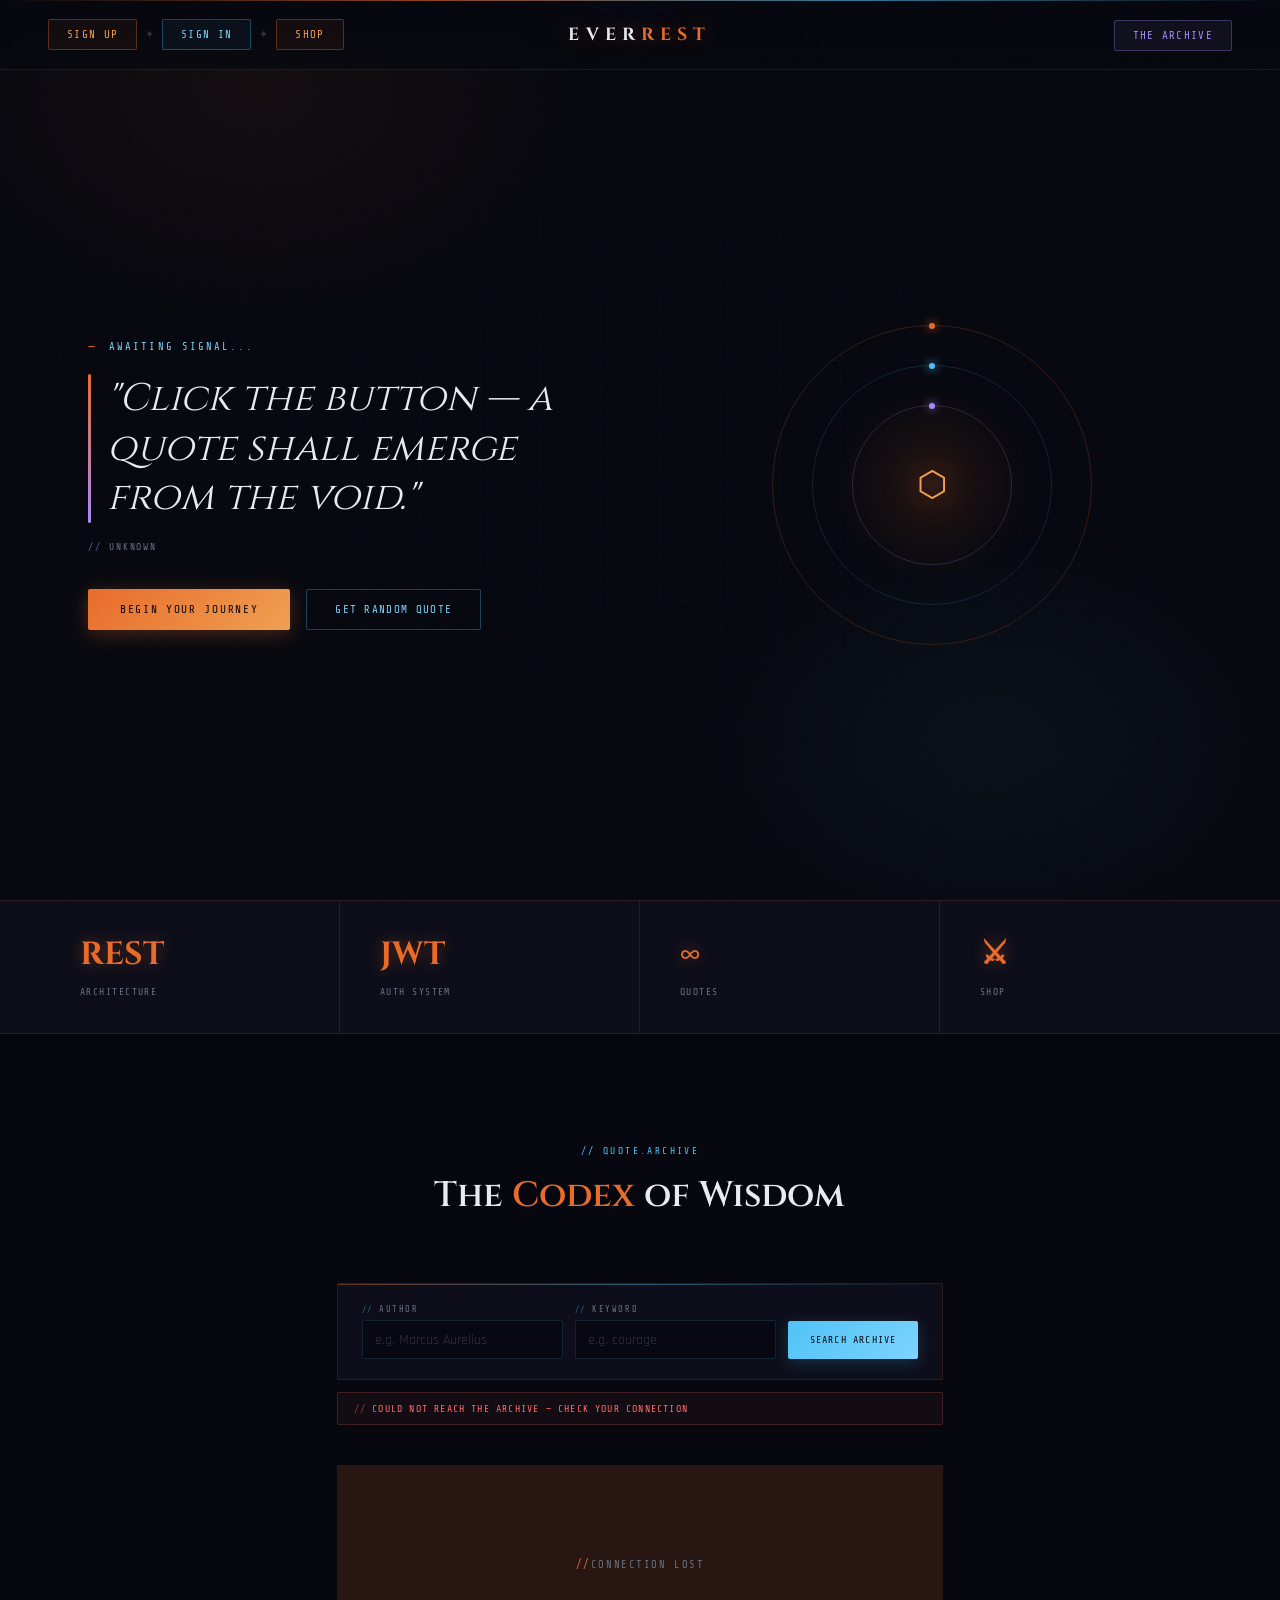
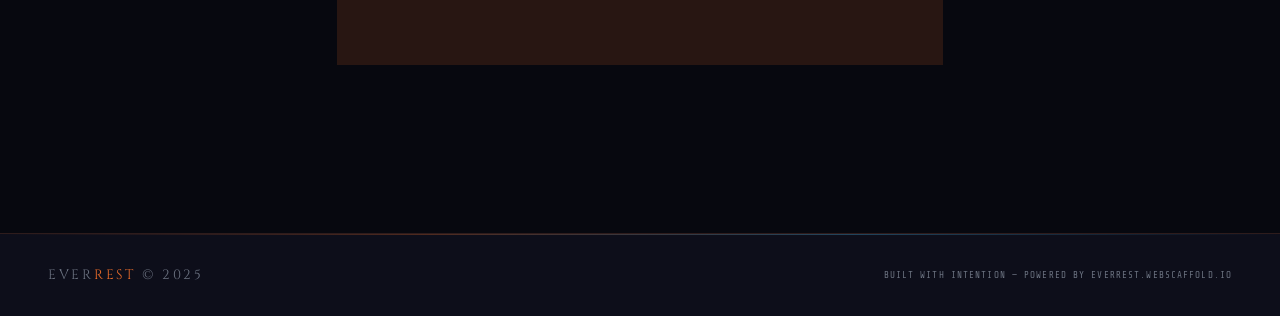
<file: Everrest-project--main/index.html>
<!doctype html>
<html lang="en">
  <head>
    <meta charset="UTF-8" />
    <meta name="viewport" content="width=device-width, initial-scale=1.0" />
    <title>Everrest — The Archive</title>
    <link
      href="https://fonts.googleapis.com/css2?family=Cinzel:wght@400;600;700&family=Rajdhani:wght@300;400;500;600&family=Share+Tech+Mono&display=swap"
      rel="stylesheet"
    />
    <link rel="stylesheet" href="./css/common.css" />
    <link rel="stylesheet" href="./css/style.css" />
  </head>
  <body>
    <div class="bg-ambient"></div>
    <div class="bg-grid"></div>

    <header>
      <nav class="nav-left">
        <a href="./htmls/signUp.html" class="nav-btn signup" id="sup"
          >Sign Up</a
        >
        <span class="nav-sep">✦</span>
        <a href="./htmls/signIn.html" class="nav-btn signin" id="sin"
          >Sign In</a
        >
        <a href="./htmls/profile.html" class="nav-btn profile" id="prf"
          >Profile</a
        >
        <span class="nav-sep">✦</span>
        <button class="nav-btn logout" id="lout">Log Out</button>
        <span class="nav-sep">✦</span>
        <a href="./htmls/shop.html" class="nav-btn signup">Shop</a>
      </nav>
      <a href="index.html" class="wordmark">EVER<span>REST</span></a>
      <nav class="nav-right">
        <a href="https://everrest.educata.dev">The Archive</a>
      </nav>
      <button id="hamburger" aria-label="Open menu">
        <span></span><span></span><span></span>
      </button>
    </header>

    <div id="nav-drawer">
      <a href="./htmls/signUp.html" class="nav-btn signup" id="sup-m"
        >Sign Up</a
      >
      <a href="./htmls/signIn.html" class="nav-btn signin" id="sin-m"
        >Sign In</a
      >
      <a href="./htmls/profile.html" class="nav-btn profile" id="prf-m"
        >Profile</a
      >
      <button class="nav-btn logout" id="lout-m">Log Out</button>
      <a href="./htmls/shop.html" class="nav-btn signup">Shop</a>
      <a
        href="https://everrest.educata.dev"
        class="nav-btn"
        >The Archive</a
      >
    </div>

    <section class="hero">
      <div class="hero-inner">
        <div class="hero-text">
          <p class="rune-tag" id="author">Awaiting signal...</p>
          <div id="quote" class="ember">
            "Click the button — a quote shall emerge from the void."
          </div>
          <p class="hero-desc" id="type">unknown</p>
          <div class="hero-actions">
            <a href="./htmls/signUp.html" class="btn-primary"
              >Begin Your Journey</a
            >
            <a class="btn-ghost" id="fakebtn">Get Random quote</a>
          </div>
        </div>
        <div class="hero-sigil">
          <div class="sigil-glow"></div>
          <div class="sigil-ring"></div>
          <div class="sigil-ring"></div>
          <div class="sigil-ring"></div>
          <div class="sigil-core">⬡</div>
        </div>
      </div>
    </section>

    <section class="stats-bar">
      <div class="stats-inner">
        <div class="stat-item">
          <span class="stat-num">REST</span
          ><span class="stat-label">Architecture</span>
        </div>
        <div class="stat-item">
          <span class="stat-num">JWT</span
          ><span class="stat-label">Auth System</span>
        </div>
        <div class="stat-item">
          <span class="stat-num"> ∞ </span
          ><span class="stat-label"> Quotes </span>
        </div>
        <div class="stat-item">
          <span class="stat-num">⚔</span><span class="stat-label"> shop </span>
        </div>
      </div>
    </section>

    <section class="features" id="features">
      <div class="section-heading">
        <p class="section-eyebrow">// quote.archive</p>
        <h2>The <span>Codex</span> of Wisdom</h2>
      </div>

      <div class="filter-bar">
        <div class="filter-field">
          <label for="filterAuthor">Author</label>
          <input
            type="text"
            id="filterAuthor"
            class="filter-input"
            placeholder="e.g. Marcus Aurelius"
          />
        </div>
        <div class="filter-field">
          <label for="filterKeyword">Keyword</label>
          <input
            type="text"
            id="filterKeyword"
            class="filter-input"
            placeholder="e.g. courage"
          />
        </div>
        <div class="filter-action">
          <button class="btn-filter" id="searchbtn">Search Archive</button>
        </div>
      </div>

      <div class="archive-error" id="archiveError"></div>

      <div class="types-bar" id="lists"></div>

      <div class="quotes-grid" id="quotes-div"></div>

      <div class="pagination-bar" id="pagination"></div>
    </section>

    <footer>
      <div class="footer-left">EVER<span>REST</span> © 2025</div>
      <div class="footer-right">
        Built with intention — Powered by everrest.webscaffold.io
      </div>
    </footer>
    <script src="./jss/j-script.js"></script>
  </body>
</html>
</file>
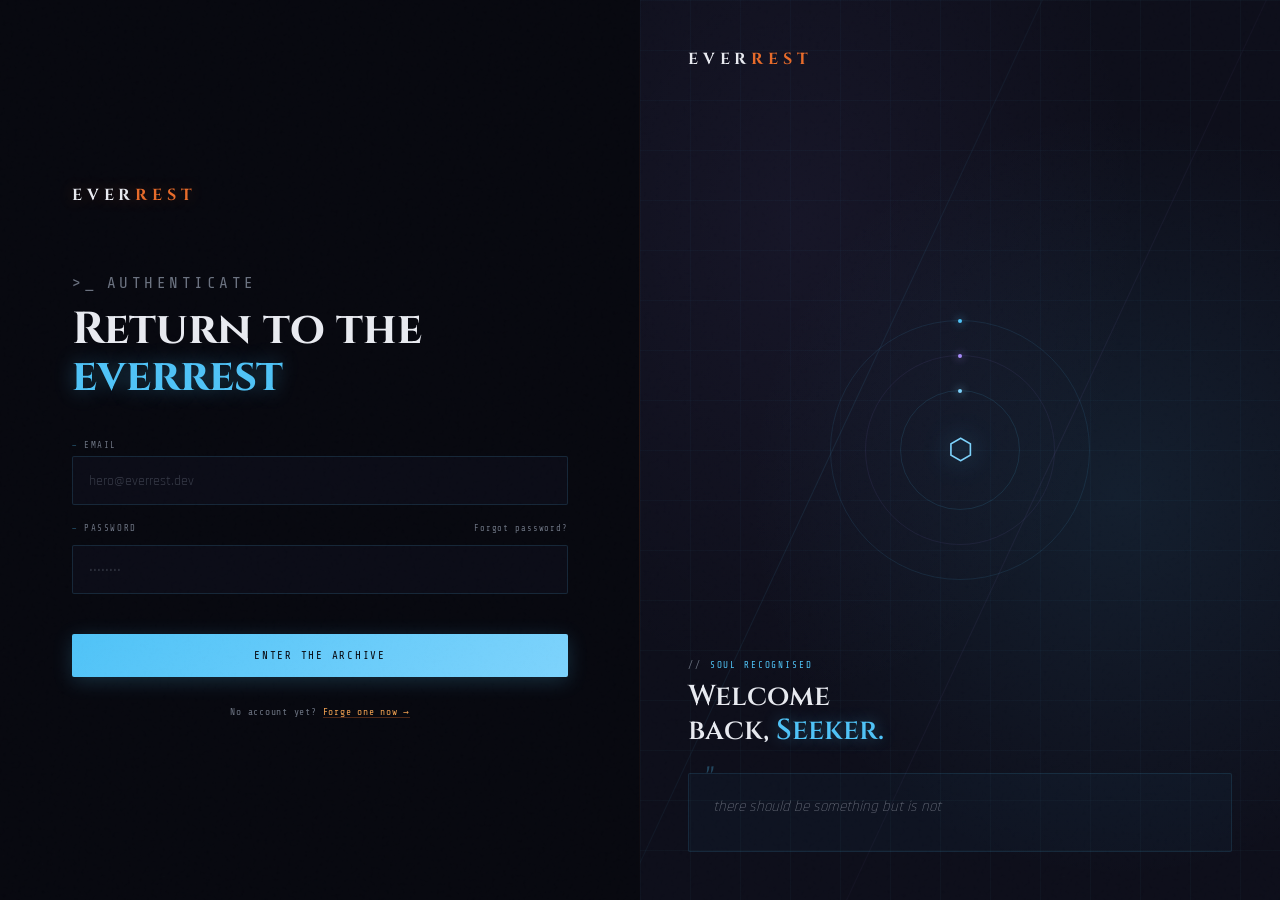
<file: Everrest-project--main/htmls/cart.html>
<!doctype html>
<html lang="en">
  <head>
    <meta charset="UTF-8" />
    <meta name="viewport" content="width=device-width, initial-scale=1.0" />
    <title>Document</title>
    <link rel="stylesheet" href="../css/cart.css" />
    <link
      rel="stylesheet"
      href="https://cdnjs.cloudflare.com/ajax/libs/font-awesome/6.5.0/css/all.min.css"
      crossorigin="anonymous"
      referrerpolicy="no-referrer"
    />
  </head>
  <body>
    <nav id="navbar">
      <div class="left">
        <div id="logo"><a href="./shop.html">MyShop</a></div>
      </div>
      <div class="right">
        <a href="./cart.html" id="cart"
          ><i class="fa-solid fa-cart-shopping"></i
        ></a>
        <a href="../index.html"> Home </a>
      </div>
    </nav>
    <div id="layout">
      <aside id="sidebar">
        <button class="clear-filters" id="clear">Clear cart</button>
        <button class="clear-filters checkout" id="chek">Chekout</button>
      </aside>
      <main id="main">
        <div id="div1"></div>
      </main>
    </div>
    <footer>
      <div class="footer-left">EVER<span>REST</span> © 2025</div>
      <div class="footer-right">
        Built with intention — Powered by everrest.webscaffold.io
      </div>
    </footer>
    <script src="../jss/cart.js"></script>
  </body>
</html>
</file>
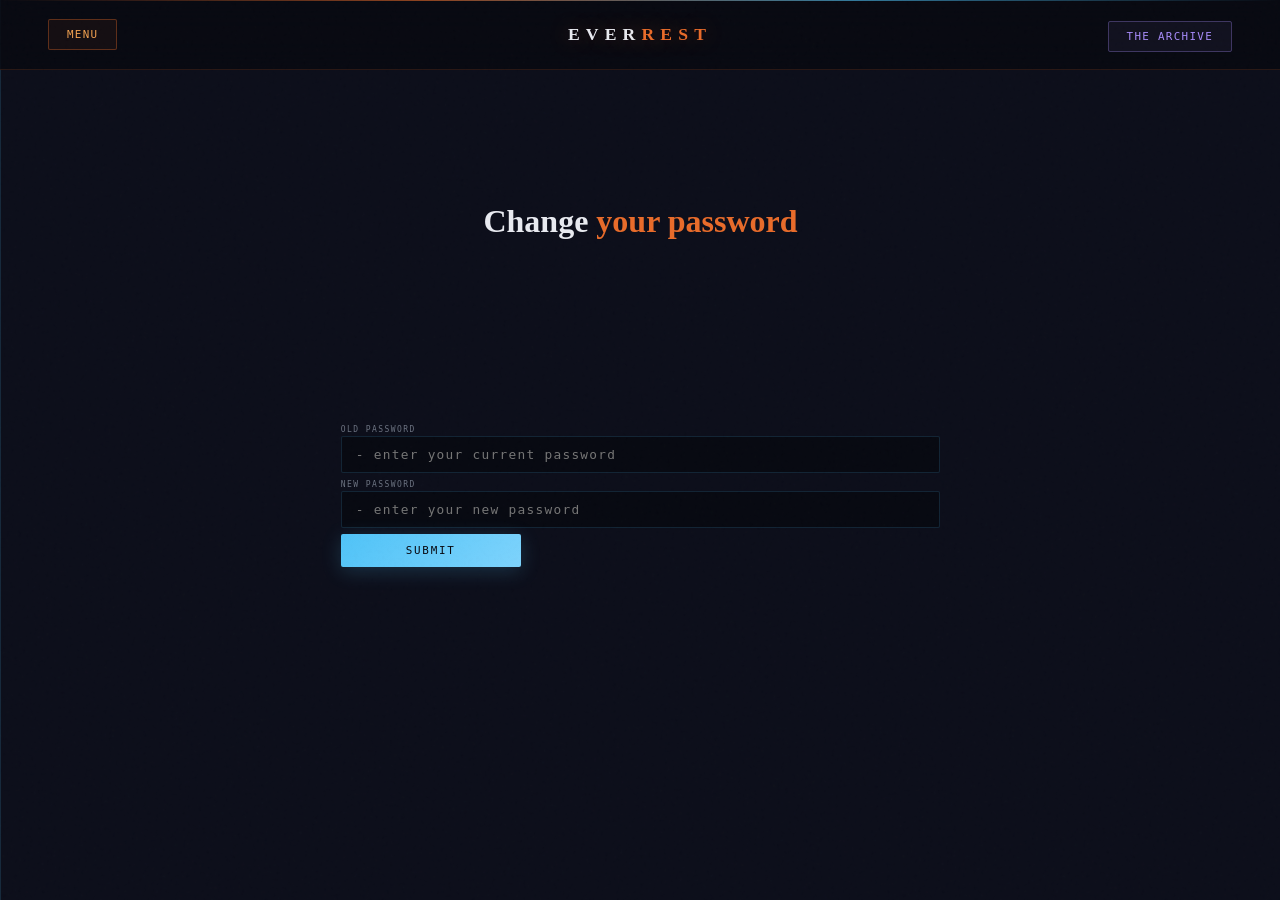
<file: Everrest-project--main/htmls/ChangePass.html>
<!doctype html>
<html lang="en">
  <head>
    <meta charset="UTF-8" />
    <meta name="viewport" content="width=device-width, initial-scale=1.0" />
    <title>Document</title>
    <link rel="stylesheet" href="../css/common.css" />
    <link rel="stylesheet" href="../css/ChangePass.css" />
  </head>
  <body>
    <header>
      <nav class="nav-left">
        <a href="../index.html" class="nav-btn signup" id="sup"> menu </a>
      </nav>
      <a href="index.html" class="wordmark">EVER<span>REST</span></a>
      <nav class="nav-right">
        <a href="https://everrest.educata.dev">The Archive</a>
      </nav>
    </header>
    <div class="change-pass hide" id="PassChnDiv">
      <div class="PassHead">
        <h3>Change <span>your password</span></h3>
      </div>
      <div class="wrapper">
        <form action="" id="form">
          <label for="OldPass">old password</label>
          <input
            type="text"
            id="OldPass"
            placeholder="- enter your current password"
            required
          />
          <p class="HidePass">password is wrong</p>
          <label for="NewPass"> new password</label>
          <input
            type="text"
            id="NewPass"
            placeholder="- enter your new password"
            required
          />
          <button type="submit" class="btn-submit">Submit</button>
        </form>
      </div>
    </div>
    <script src="../jss/ChangePass.js"></script>
  </body>
</html>
</file>
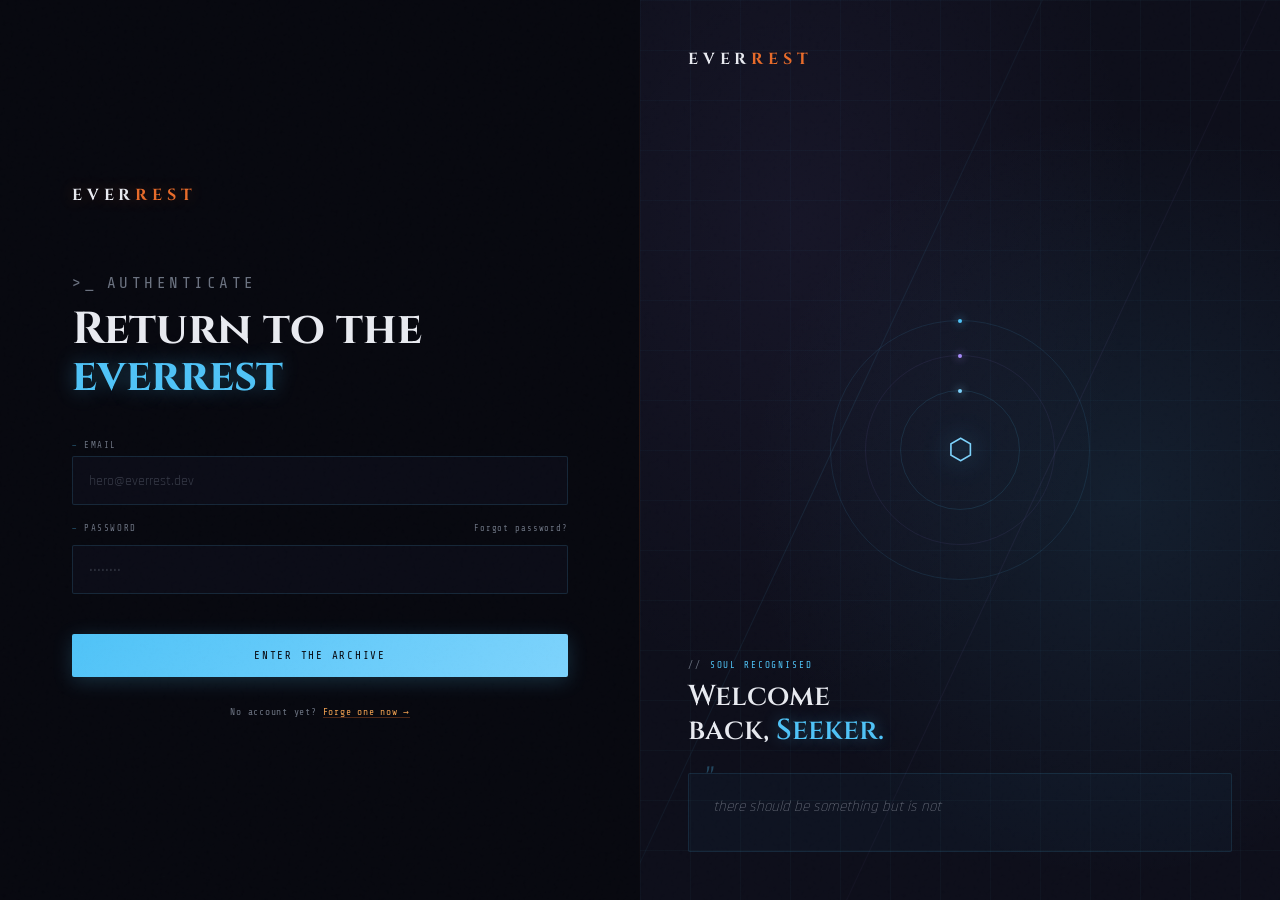
<file: Everrest-project--main/htmls/profile.html>
<!doctype html>
<html lang="en">
  <head>
    <meta charset="UTF-8" />
    <meta name="viewport" content="width=device-width, initial-scale=1.0" />
    <title>Document</title>
    <link rel="stylesheet" href="../css/common.css" />
    <link rel="stylesheet" href="../css/profile.css" />
    <link rel="stylesheet" href="../css/style.css">
  </head>
  <body>
    <header>
      <nav class="nav-left">
        <a href="profile.html" class="nav-btn profile signup" id="prf"
          >Profile</a
        >
        <span class="nav-sep">✦</span>
        <button class="nav-btn logout signin" id="lout">Log Out</button>
        <span class="nav-sep">✦</span>
        <a href="../index.html" class="nav-btn signup">EVER<span>REST</span></a>
      </nav>
      <a href="index.html" class="wordmark">EVER<span>REST</span></a>
      <nav class="nav-right">
        <a href="https://everrest.educata.dev">The Archive</a>
      </nav>
      <button id="hamburger" aria-label="Open menu">
        <span></span><span></span><span></span>
      </button>
    </header>

    <div id="nav-drawer">
      <a href="../htmls/profile.html" class="nav-btn profile" id="prf-m"
        >Profile</a
      >
      <button class="nav-btn logout" id="lout-m">Log Out</button>
      <a href="../htmls/shop.html" class="nav-btn signup">Shop</a>
      <a href="https://everrest.educata.dev" class="nav-btn">The Archive</a>
    </div>

    <main class="profile-section">
      <div class="profile-layout" id="profileLayout">
        <div class="profile-sidebar">
          <div class="avatar-wrap">
            <div class="avatar-ring"></div>
            <div class="avatar-img">
              <img id="avatarImg" src="" alt="" />
            </div>
          </div>

          <div class="profile-name">
            <h2 id="fullName">—</h2>
            <p id="email">—</p>
          </div>

          <div class="verified-badge no" id="verifiedBadge">
            <span class="dot"></span>
            <span id="verifiedText">unverified</span>
          </div>

          <div class="sidebar-divider"></div>

          <div class="sidebar-meta">
            <div class="sidebar-meta-item">
              <span class="meta-label">Gender</span>
              <span class="meta-value" id="gender">—</span>
            </div>
            <div class="sidebar-meta-item">
              <span class="meta-label">Age</span>
              <span class="meta-value" id="age">—</span>
            </div>
          </div>
        </div>

        <div class="profile-main">
          <p class="info-section-title">Contact & Location</p>

          <div class="info-grid">
            <div class="info-field">
              <span class="field-label">Phone</span>
              <span class="field-value" id="phone">—</span>
            </div>
            <div class="info-field">
              <span class="field-label">Zip Code</span>
              <span class="field-value" id="zipcode">—</span>
            </div>
            <div class="info-field full">
              <span class="field-label">Address</span>
              <span class="field-value" id="address">—</span>
            </div>
            <div class="buttons">
              <a id="chngPs" href="./changePass.html">change password</a>
              <a href="./RecoverPass.html"> recover account </a>
              <button>update data</button>
            </div>
          </div>
        </div>
      </div>
    </main>

    <footer>
      <div class="footer-left">EVER<span>REST</span> © 2025</div>
      <div class="footer-right">
        Built with intention — Powered by everrest.webscaffold.io
      </div>
    </footer>

    <script src="../jss/profile.js"></script>
  </body>
</html>
</file>
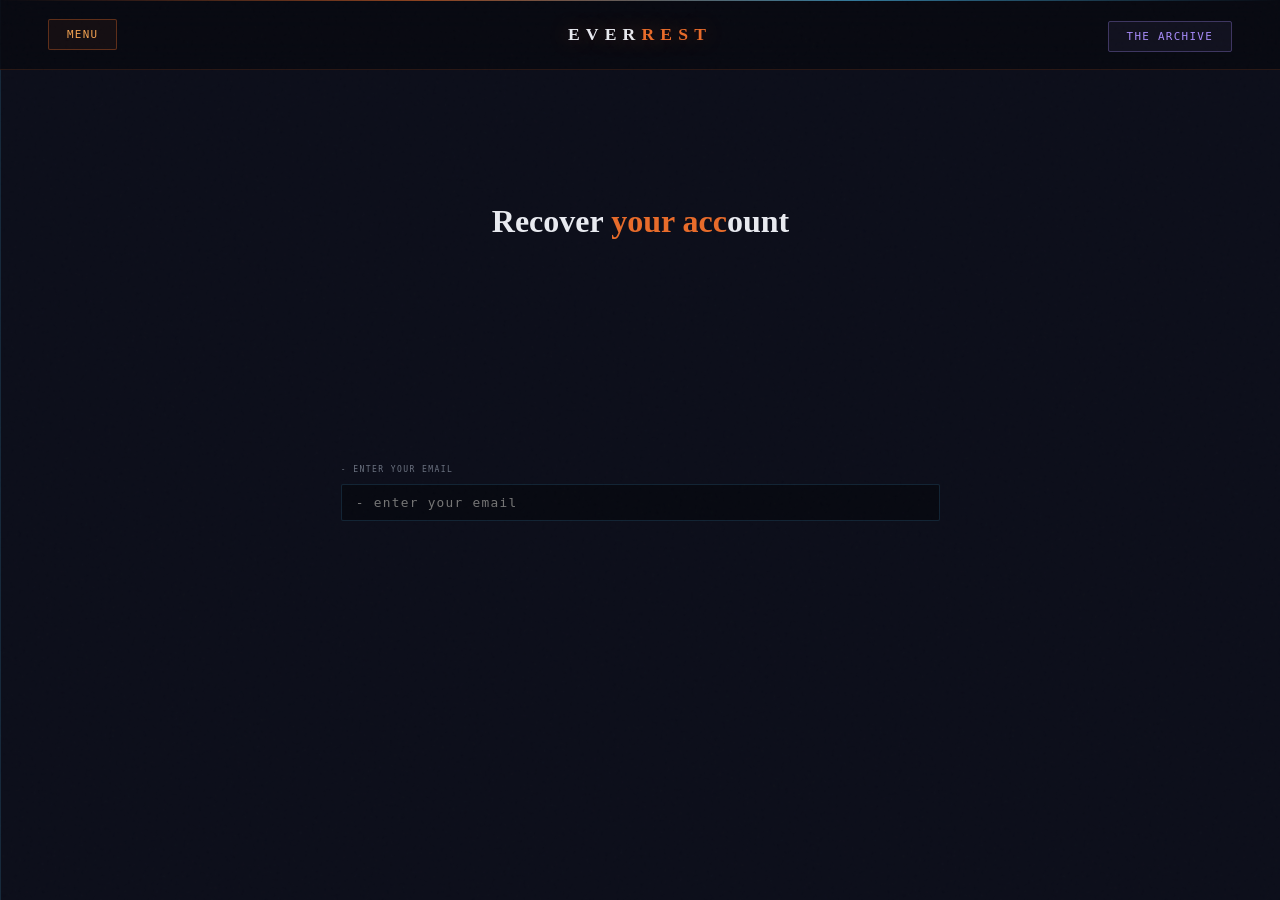
<file: Everrest-project--main/htmls/RecoverPass.html>
<!doctype html>
<html lang="en">
  <head>
    <meta charset="UTF-8" />
    <meta name="viewport" content="width=device-width, initial-scale=1.0" />
    <title>Document</title>
    <link rel="stylesheet" href="../css/common.css" />
    <link rel="stylesheet" href="../css/ChangePass.css" />
  </head>
  <body>
    <header>
      <nav class="nav-left">
        <a href="../index.html" class="nav-btn signup" id="sup"> menu </a>
      </nav>
      <a href="index.html" class="wordmark">EVER<span>REST</span></a>
      <nav class="nav-right">
        <a href="https://everrest.educata.dev">The Archive</a>
      </nav>
    </header>
    <div class="change-pass hide" id="PassChnDiv">
      <div class="PassHead">
        <h3>Recover <span>your acc</span>ount</h3>
      </div>
      <div class="wrapper">
        <label for="email">- enter your Email</label>
        <input
          type="text"
          id="email"
          placeholder="- enter your email"
        />
        <p class="HidePass">password is wrong</p>

      </div>
    </div>

    <script src="../jss/RecoverPass.js"></script>
  </body>
</html>
</file>
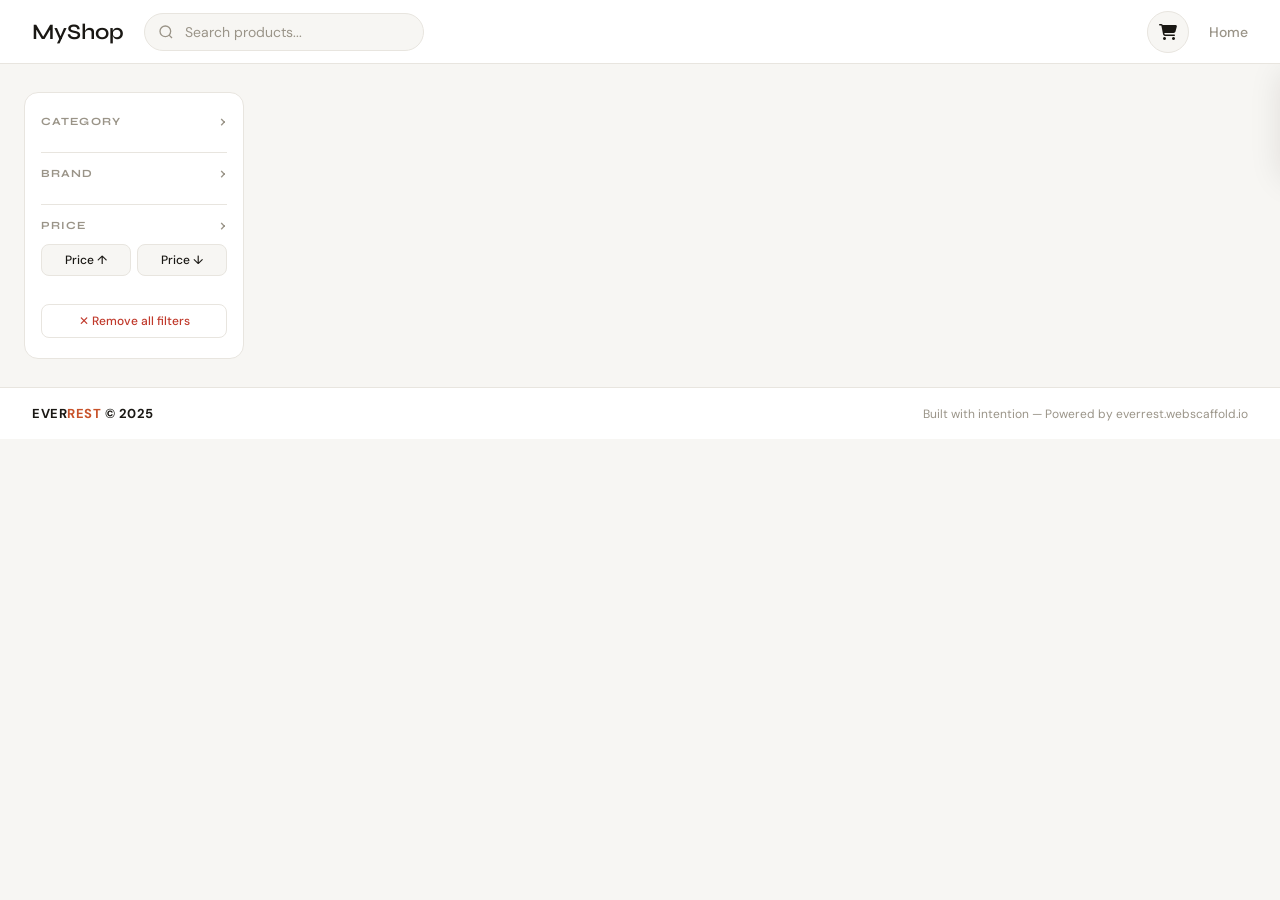
<file: Everrest-project--main/htmls/shop.html>
<!doctype html>
<html lang="en">
  <head>
    <meta charset="UTF-8" />
    <meta name="viewport" content="width=device-width, initial-scale=1.0" />
    <title>Shop</title>
    <link rel="stylesheet" href="../css/shop.css" />
    <link
      rel="stylesheet"
      href="https://cdnjs.cloudflare.com/ajax/libs/font-awesome/6.5.0/css/all.min.css"
      crossorigin="anonymous"
      referrerpolicy="no-referrer"
    />
  </head>
  <body>
    <div id="sidebar-overlay"></div>
    <div id="nav-overlay"></div>

    <nav id="navbar">
      <div class="left">
        <div id="logo"><a href="./shop.html">MyShop</a></div>
        <input type="text" id="search-input" placeholder="Search products..." />
      </div>
      <div class="right">
        <a href="./cart.html" id="cart"
          ><i class="fa-solid fa-cart-shopping"></i
        ></a>
        <a href="../index.html" class="nav-home-link">Home</a>
        <button id="hamburger" aria-label="Open menu">
          <span></span><span></span><span></span>
        </button>
      </div>
    </nav>

    <div id="nav-drawer">
      <a href="./cart.html"><i class="fa-solid fa-cart-shopping"></i> Cart</a>
      <a href="../index.html">Home</a>
    </div>

    <div id="layout">
      <aside id="sidebar">
        <div class="filter-group">
          <h3>Category</h3>
          <div id="category-filters" class="hide"></div>
        </div>

        <div class="filter-group">
          <h3>Brand</h3>
          <div id="brand-filters" class="hide"></div>
        </div>

        <div class="filter-group">
          <h3>Price</h3>
          <div id="sort-buttons">
            <button class="sort-btn" id="sort-asc">Price ↑</button>
            <button class="sort-btn" id="sort-desc">Price ↓</button>
          </div>
        </div>

        <button class="clear-filters" id="clear">✕ Remove all filters</button>
      </aside>

      <main id="main">
        <button id="filter-toggle-btn">
          <i class="fa-solid fa-sliders"></i> Filters
        </button>
        <div id="div1"></div>
        <div id="div2"></div>
      </main>
    </div>
    <footer>
      <div class="footer-left">EVER<span>REST</span> © 2025</div>
      <div class="footer-right">
        Built with intention — Powered by everrest.webscaffold.io
      </div>
    </footer>
    <script src="../jss/shop.js"></script>
  </body>
</html>
</file>
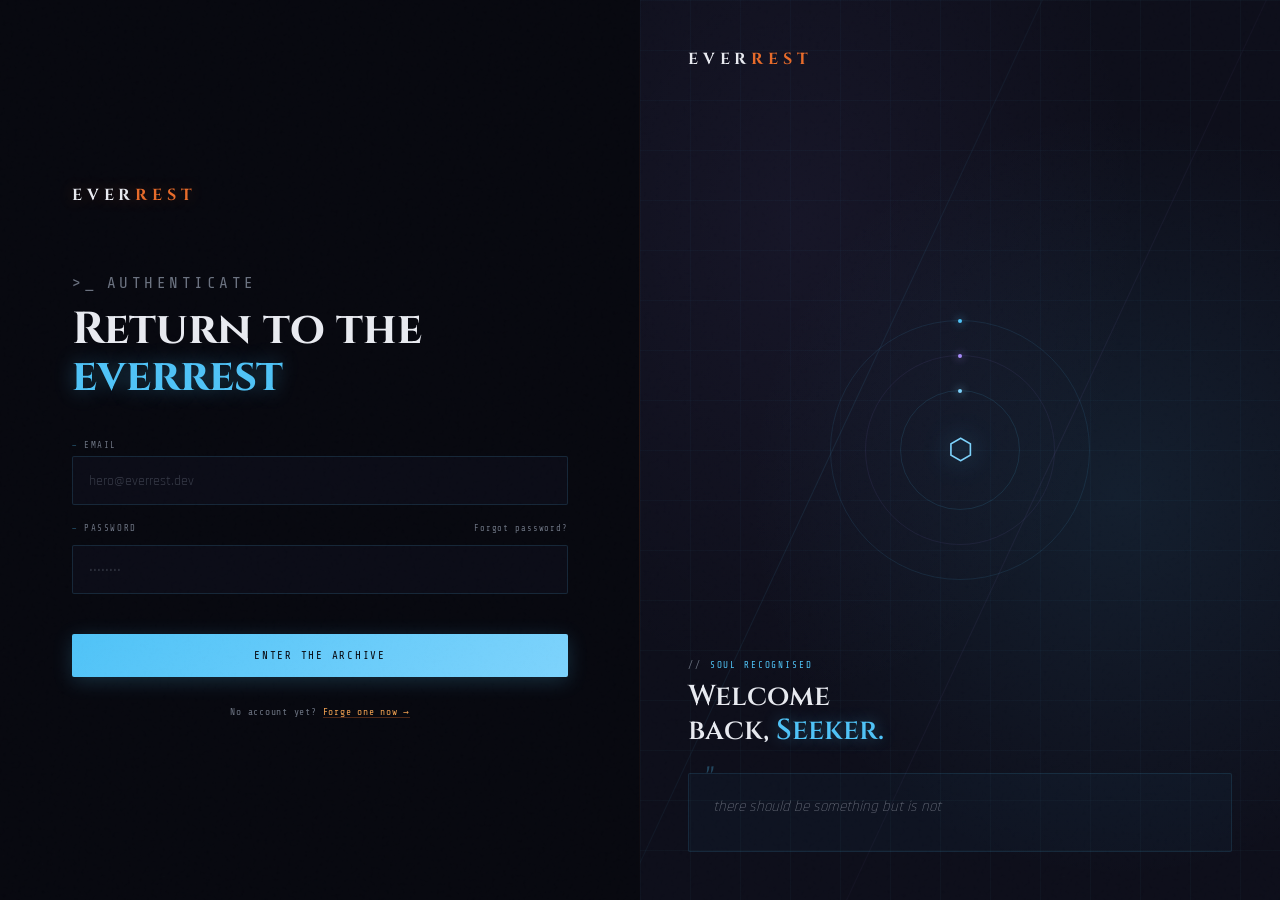
<file: Everrest-project--main/htmls/signIn.html>
<!doctype html>
<html lang="en">
  <head>
    <meta charset="UTF-8" />
    <meta name="viewport" content="width=device-width, initial-scale=1.0" />
    <title>Everrest — Sign In</title>
    <link
      href="https://fonts.googleapis.com/css2?family=Cinzel:wght@400;600;700&family=Rajdhani:wght@300;400;500;600&family=Share+Tech+Mono&display=swap"
      rel="stylesheet"
    />
    <link rel="stylesheet" href="../css/signIn.css" />
  </head>
  <body>
    <!-- FORM PANEL (LEFT) -->
    <main class="panel-form">
      <a href="../index.html" class="form-wordmark">EVER<span>REST</span></a>

      <div class="form-header">
        <p class="form-eyebrow">authenticate</p>
        <h1>Return to the <span>everrest</span></h1>
      </div>

      <form id="form">
        <div class="field">
          <label for="email">Email</label>
          <input
            type="email"
            id="email"
            name="email"
            placeholder="hero@everrest.dev"
            autocomplete="email"
            required
          />
        </div>

        <div class="field">
          <div class="label-row">
            <label for="password">Password</label>
            <a href="./RecoverPass.html" class="forgot-link">Forgot password?</a>
          </div>
          <input
            type="password"
            id="password"
            name="password"
            placeholder="••••••••"
            required
          />
        </div>
        <p class="error-msg" id="errorMsg"></p>
        <button type="submit" class="btn-submit">Enter the Archive</button>

      </form>

      <p class="signup-prompt">
        No account yet? <a href="signup.html">Forge one now →</a>
      </p>
    </main>

    <!-- VISUAL PANEL (RIGHT) -->
    <aside class="panel-visual">
      <div class="panel-grid"></div>
      <div class="panel-lines"></div>
      <div class="panel-sigil">
        <div class="p-ring"></div>
        <div class="p-ring"></div>
        <div class="p-ring"></div>
        <div class="p-core">⬡</div>
      </div>
      <div class="panel-top">
        <a href="../index.html" class="panel-wordmark">EVER<span>REST</span></a>
      </div>
      <div class="panel-bottom">
        <div class="panel-tagline">
          <p class="eyebrow">soul recognised</p>
          <h2>Welcome<br />back, <span>Seeker.</span></h2>
        </div>
        <div class="testimonial">
          <p>there should be something but is not</p>
        </div>
      </div>
    </aside>
    <script src="../jss/singIn.js"></script>
  </body>
</html>
</file>
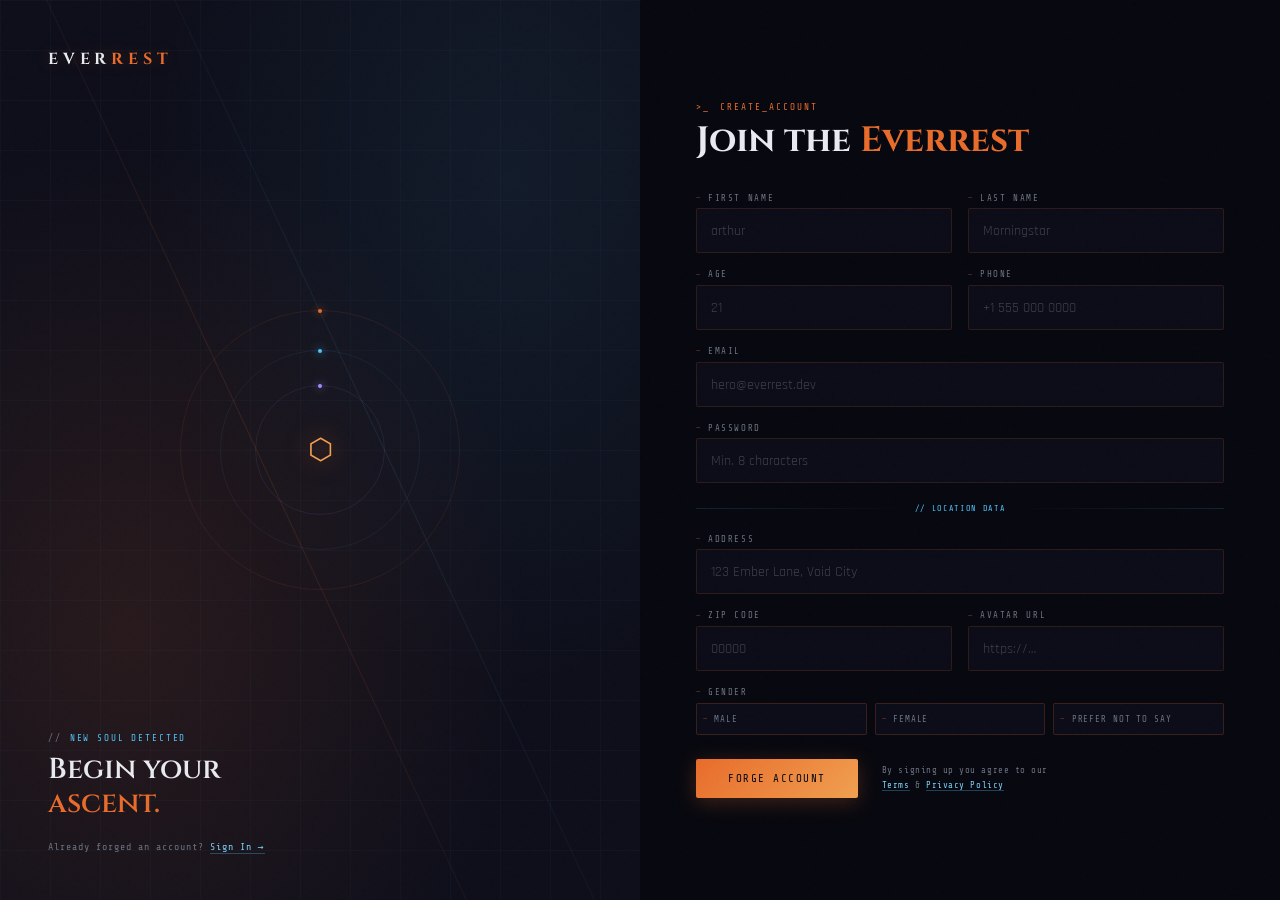
<file: Everrest-project--main/htmls/signUp.html>
<!doctype html>
<html lang="en">
  <head>
    <meta charset="UTF-8" />
    <meta name="viewport" content="width=device-width, initial-scale=1.0" />
    <title>Everrest — Create Account</title>
    <link
      href="https://fonts.googleapis.com/css2?family=Cinzel:wght@400;600;700&family=Rajdhani:wght@300;400;500;600&family=Share+Tech+Mono&display=swap"
      rel="stylesheet"
    />
    <link rel="stylesheet" href="../css/signUp.css" />
  </head>
  <body>
    <!-- VISUAL PANEL -->
    <aside class="panel-visual">
      <div class="panel-grid"></div>
      <div class="panel-lines"></div>
      <div class="panel-sigil">
        <div class="p-ring"></div>
        <div class="p-ring"></div>
        <div class="p-ring"></div>
        <div class="p-core">⬡</div>
      </div>
      <div class="panel-top">
        <a href="../index.html" class="panel-wordmark">EVER<span>REST</span></a>
      </div>
      <div class="panel-bottom">
        <div class="panel-tagline">
          <p class="eyebrow">new soul detected</p>
          <h2>Begin your<br /><span>ascent.</span></h2>
        </div>
        <p class="panel-signin">
          Already forged an account? <a href="signin.html">Sign In →</a>
        </p>
      </div>
    </aside>

    <!-- FORM PANEL -->
    <main class="panel-form">
      <div class="form-header">
        <p class="form-eyebrow">create_account</p>
        <h1>Join the <span>Everrest</span></h1>
      </div>

      <form id="form">
        <div class="form-grid">
          <div class="field">
            <label for="firstName">First Name</label>
            <input
              type="text"
              id="firstName"
              name="firstName"
              placeholder="arthur"
              autocomplete="given-name"
              required
            />
          </div>

          <div class="field">
            <label for="lastName">Last Name</label>
            <input
              type="text"
              id="lastName"
              name="lastName"
              placeholder="Morningstar"
              autocomplete="family-name"
              required
            />
          </div>

          <div class="field">
            <label for="age">Age</label>
            <input
              type="number"
              id="age"
              name="age"
              placeholder="21"
              min="1"
              max="120"
              required
            />
          </div>

          <div class="field">
            <label for="phone">Phone</label>
            <input
              type="tel"
              id="phone"
              name="phone"
              placeholder="+1 555 000 0000"
              autocomplete="tel"
              required
            />
          </div>

          <div class="field full">
            <label for="email">Email</label>
            <input
              type="email"
              id="email"
              name="email"
              placeholder="hero@everrest.dev"
              autocomplete="email"
              required
            />
          </div>

          <div class="field full">
            <label for="password">Password</label>
            <input
              type="password"
              id="password"
              name="password"
              placeholder="Min. 8 characters"
              required
            />
          </div>

          <div class="section-divider"><span>// location data</span></div>

          <div class="field full">
            <label for="address">Address</label>
            <input
              type="text"
              id="address"
              name="address"
              placeholder="123 Ember Lane, Void City"
              autocomplete="street-address"
              required
            />
          </div>

          <div class="field">
            <label for="zipcode">Zip Code</label>
            <input
              type="text"
              id="zipcode"
              name="zipcode"
              placeholder="00000"
              autocomplete="postal-code"
              required
            />
          </div>

          <div class="field">
            <label for="avatar">Avatar URL</label>
            <input
              type="url"
              id="avatar"
              name="avatar"
              placeholder="https://…"
            />
          </div>

          <div class="field full">
            <label>Gender</label>
            <div class="gender-group">
              <input
                type="radio"
                class="gender-option"
                name="gender"
                id="gMale"
                value="MALE"
              />
              <label class="gender-label" for="gMale">Male</label>

              <input
                type="radio"
                class="gender-option"
                name="gender"
                id="gFemale"
                value="FEMALE"
              />
              <label class="gender-label" for="gFemale">Female</label>

              <input
                type="radio"
                class="gender-option"
                name="gender"
                id="gUnspec"
                value="UNSPECIFIED"
              />
              <label class="gender-label" for="gUnspec"
                >Prefer Not to Say</label
              >
            </div>
          </div>
        </div>

        <div class="submit-row">
          <button type="submit" class="btn-submit">Forge Account</button>
          <p class="form-note">
            By signing up you agree to our<br />
            <a href="#">Terms</a> &amp; <a href="#">Privacy Policy</a>
          </p>
        </div>
      </form>
    </main>
    <script src="../jss/singUp.js"></script>
  </body>
</html>
</file>
<file: Everrest-project--main/css/common.css>
*,
*::before,
*::after {
  box-sizing: border-box;
  margin: 0;
  padding: 0;
}

:root {
  --void: #07080f;
  --abyss: #0d0e1a;
  --deep: #12132a;
  --surface: #1a1b2e;
  --ember: #e86b2a;
  --ember2: #f0a050;
  --soul: #4fc3f7;
  --soul2: #7dd3fc;
  --rune: #a78bfa;
  --text: #c8ccd8;
  --text-dim: #6b7280;
  --text-bright: #e8eaf0;
  --border: rgba(232, 107, 42, 0.15);
}

.hide {
  display: none;
}

html {
  scroll-behavior: smooth;
}

body {
  background: var(--void);
  color: var(--text);
  font-family: "Rajdhani", sans-serif;
  font-weight: 400;
  min-height: 100vh;
  overflow-x: hidden;
  display: flex;
  flex-direction: column;
}

body::before {
  content: "";
  position: fixed;
  inset: 0;
  background-image: url("data:image/svg+xml,%3Csvg viewBox='0 0 256 256' xmlns='http://www.w3.org/2000/svg'%3E%3Cfilter id='noise'%3E%3CfeTurbulence type='fractalNoise' baseFrequency='0.9' numOctaves='4' stitchTiles='stitch'/%3E%3C/filter%3E%3Crect width='100%25' height='100%25' filter='url(%23noise)' opacity='0.035'/%3E%3C/svg%3E");
  pointer-events: none;
  z-index: 9999;
  opacity: 0.5;
}

.bg-ambient {
  position: fixed;
  inset: 0;
  pointer-events: none;
  z-index: 0;
}

.bg-ambient::before {
  content: "";
  position: absolute;
  top: -20%;
  left: -10%;
  width: 60%;
  height: 60%;
  background: radial-gradient(
    ellipse,
    rgba(232, 107, 42, 0.06) 0%,
    transparent 65%
  );
  animation: drift1 18s ease-in-out infinite alternate;
}

.bg-ambient::after {
  content: "";
  position: absolute;
  bottom: -10%;
  right: -5%;
  width: 55%;
  height: 55%;
  background: radial-gradient(
    ellipse,
    rgba(79, 195, 247, 0.05) 0%,
    transparent 65%
  );
  animation: drift2 22s ease-in-out infinite alternate;
}

.bg-grid {
  position: fixed;
  inset: 0;
  pointer-events: none;
  z-index: 0;
  background-image:
    linear-gradient(rgba(79, 195, 247, 0.025) 1px, transparent 1px),
    linear-gradient(90deg, rgba(79, 195, 247, 0.025) 1px, transparent 1px);
  background-size: 60px 60px;
  mask-image: radial-gradient(ellipse at center, black 20%, transparent 80%);
}

header {
  position: fixed;
  top: 0;
  left: 0;
  right: 0;
  z-index: 100;
  height: 70px;
  display: flex;
  align-items: center;
  justify-content: space-between;
  padding: 0 3rem;
  background: rgba(7, 8, 15, 0.75);
  backdrop-filter: blur(16px);
  border-bottom: 1px solid var(--border);
}

header::before {
  content: "";
  position: absolute;
  top: 0;
  left: 0;
  right: 0;
  height: 1px;
  background: linear-gradient(
    90deg,
    transparent,
    var(--ember),
    var(--soul),
    transparent
  );
  opacity: 0.6;
}

.nav-left {
  display: flex;
  align-items: center;
  gap: 0.5rem;
}

.nav-btn {
  font-family: "Share Tech Mono", monospace;
  font-size: 0.68rem;
  letter-spacing: 0.12em;
  text-transform: uppercase;
  text-decoration: none;
  padding: 8px 18px;
  border-radius: 2px;
  transition: all 0.25s;
  cursor: pointer;
  background: none;
  border: none;
}

.nav-btn.signup {
  color: var(--ember2);
  border: 1px solid rgba(232, 107, 42, 0.35);
  background: rgba(232, 107, 42, 0.06);
}

.nav-btn.signup:hover {
  background: rgba(232, 107, 42, 0.15);
  border-color: var(--ember);
  color: #fff;
  box-shadow: 0 0 16px rgba(232, 107, 42, 0.2);
}

.nav-btn.signin {
  color: var(--soul2);
  border: 1px solid rgba(79, 195, 247, 0.3);
  background: rgba(79, 195, 247, 0.05);
}

.nav-btn.signin:hover {
  background: rgba(79, 195, 247, 0.12);
  border-color: var(--soul);
  color: #fff;
  box-shadow: 0 0 16px rgba(79, 195, 247, 0.2);
}

.nav-btn.logout {
  color: var(--text-dim);
  border: 1px solid rgba(107, 114, 128, 0.2);
}

.nav-btn.logout:hover {
  color: var(--text-bright);
  border-color: rgba(107, 114, 128, 0.5);
}

.nav-btn.profile {
  color: var(--rune);
  border: 1px solid rgba(167, 139, 250, 0.3);
  background: rgba(167, 139, 250, 0.05);
}

.nav-btn.profile:hover {
  background: rgba(167, 139, 250, 0.12);
  border-color: var(--rune);
  color: #fff;
}

.nav-sep {
  font-family: "Share Tech Mono", monospace;
  font-size: 0.7rem;
  color: var(--text-dim);
  opacity: 0.4;
}

.wordmark {
  position: absolute;
  left: 50%;
  transform: translateX(-50%);
  font-family: "Cinzel", serif;
  font-size: 1.1rem;
  font-weight: 700;
  letter-spacing: 0.35em;
  text-transform: uppercase;
  text-decoration: none;
  color: var(--text-bright);
  text-shadow: 0 0 20px rgba(232, 107, 42, 0.4);
  pointer-events: none;
}

.wordmark span {
  color: var(--ember);
}

.nav-right a {
  font-family: "Share Tech Mono", monospace;
  font-size: 0.68rem;
  letter-spacing: 0.12em;
  text-transform: uppercase;
  text-decoration: none;
  color: var(--rune);
  border: 1px solid rgba(167, 139, 250, 0.3);
  background: rgba(167, 139, 250, 0.06);
  padding: 8px 18px;
  border-radius: 2px;
  transition: all 0.25s;
}

.nav-right a:hover {
  background: rgba(167, 139, 250, 0.15);
  border-color: var(--rune);
  color: #fff;
  box-shadow: 0 0 16px rgba(167, 139, 250, 0.2);
}

#hamburger {
  display: none;
  flex-direction: column;
  gap: 5px;
  cursor: pointer;
  padding: 4px;
  background: none;
  border: none;
}

#hamburger span {
  display: block;
  width: 22px;
  height: 2px;
  background: var(--text-bright);
  border-radius: 2px;
  transition:
    transform 0.3s,
    opacity 0.3s;
}

#hamburger.active span:nth-child(1) {
  transform: translateY(7px) rotate(45deg);
}
#hamburger.active span:nth-child(2) {
  opacity: 0;
}
#hamburger.active span:nth-child(3) {
  transform: translateY(-7px) rotate(-45deg);
}

#nav-drawer {
  position: fixed;
  top: 70px;
  left: 0;
  right: 0;
  z-index: 99;
  background: rgba(7, 8, 15, 0.97);
  backdrop-filter: blur(16px);
  border-bottom: 1px solid var(--border);
  display: flex;
  flex-direction: column;
  padding: 1rem 1.5rem;
  gap: 0.5rem;
  transform: translateY(-110%);
  transition: transform 0.3s cubic-bezier(0.4, 0, 0.2, 1);
}

#nav-drawer.open {
  transform: translateY(0);
}

#nav-drawer .nav-btn {
  width: 100%;
  text-align: center;
  padding: 12px 18px;
}

#nav-drawer .nav-sep {
  display: none;
}

footer {
  position: relative;
  z-index: 1;
  background: var(--abyss);
  border-top: 1px solid var(--border);
  padding: 2rem 3rem;
  display: flex;
  justify-content: space-between;
  align-items: center;
  margin-top: auto;
}

footer::before {
  content: "";
  position: absolute;
  top: 0;
  left: 0;
  right: 0;
  height: 1px;
  background: linear-gradient(
    90deg,
    transparent,
    var(--ember),
    var(--soul),
    transparent
  );
  opacity: 0.3;
}

.footer-left {
  font-family: "Cinzel", serif;
  font-size: 0.85rem;
  letter-spacing: 0.2em;
  color: var(--text-dim);
}

.footer-left span {
  color: var(--ember);
}

.footer-right {
  font-family: "Share Tech Mono", monospace;
  font-size: 0.58rem;
  letter-spacing: 0.12em;
  color: var(--text-dim);
  text-transform: uppercase;
}

@keyframes fadeUp {
  from {
    opacity: 0;
    transform: translateY(24px);
  }
  to {
    opacity: 1;
    transform: translateY(0);
  }
}

@keyframes fadeIn {
  from {
    opacity: 0;
  }
  to {
    opacity: 1;
  }
}

@keyframes rotate {
  from {
    transform: rotate(0deg);
  }
  to {
    transform: rotate(360deg);
  }
}

@keyframes pulse-core {
  0%,
  100% {
    opacity: 0.85;
    transform: scale(1);
  }
  50% {
    opacity: 1;
    transform: scale(1.08);
  }
}

@keyframes drift1 {
  from {
    transform: translate(0, 0);
  }
  to {
    transform: translate(5%, 8%);
  }
}

@keyframes drift2 {
  from {
    transform: translate(0, 0);
  }
  to {
    transform: translate(-6%, -5%);
  }
}

@keyframes spin {
  from {
    transform: rotate(0deg);
  }
  to {
    transform: rotate(360deg);
  }
}

@media (max-width: 960px) {
  header {
    padding: 0 1.5rem;
  }
  .wordmark {
    display: none;
  }
}

@media (max-width: 768px) {
  footer {
    padding: 1.5rem;
    flex-direction: column;
    gap: 0.5rem;
    text-align: center;
  }
}

@media (max-width: 640px) {
  .nav-left {
    display: none;
  }
  .nav-right {
    display: none;
  }
  #hamburger {
    display: flex;
  }
}
</file>
<file: Everrest-project--main/css/style.css>
.hero {
  position: relative;
  z-index: 1;
  min-height: 100vh;
  display: flex;
  align-items: center;
  padding-top: 70px;
  overflow: hidden;
}

.hero-inner {
  max-width: 1200px;
  margin: 0 auto;
  padding: 0 3rem;
  display: grid;
  grid-template-columns: 1fr 1fr;
  gap: 4rem;
  align-items: center;
  width: 100%;
}

.hero-text {
  animation: fadeUp 1s ease both;
}

.rune-tag {
  font-family: "Share Tech Mono", monospace;
  font-size: 0.6rem;
  letter-spacing: 0.25em;
  text-transform: uppercase;
  color: var(--ember);
  margin-bottom: 1.5rem;
  display: flex;
  align-items: center;
  gap: 0.75rem;
}

.rune-tag::before {
  content: "⬡";
  font-size: 0.8rem;
  animation: spin 8s linear infinite;
}

h1 {
  font-family: "Cinzel", serif;
  font-size: clamp(2.8rem, 4.5vw, 5rem);
  font-weight: 700;
  line-height: 1.05;
  color: var(--text-bright);
  margin-bottom: 1.5rem;
}

h1 .ember {
  color: var(--ember);
  text-shadow: 0 0 20px rgba(232, 107, 42, 0.5);
}

h1 .soul {
  color: var(--soul);
  text-shadow: 0 0 20px rgba(79, 195, 247, 0.5);
}

.hero-desc {
  font-size: 1.1rem;
  font-weight: 300;
  line-height: 1.8;
  color: var(--text-dim);
  max-width: 42ch;
  margin-bottom: 2.5rem;
}

.hero-actions {
  display: flex;
  gap: 1rem;
  align-items: center;
  flex-wrap: wrap;
}

.btn-primary {
  font-family: "Share Tech Mono", monospace;
  font-size: 0.7rem;
  letter-spacing: 0.15em;
  text-transform: uppercase;
  text-decoration: none;
  color: var(--void);
  background: linear-gradient(135deg, var(--ember), var(--ember2));
  padding: 14px 32px;
  border-radius: 2px;
  transition: all 0.3s;
  box-shadow: 0 4px 20px rgba(232, 107, 42, 0.3);
}

.btn-primary:hover {
  box-shadow: 0 4px 30px rgba(232, 107, 42, 0.5);
  transform: translateY(-1px);
}

.btn-ghost {
  font-family: "Share Tech Mono", monospace;
  font-size: 0.68rem;
  letter-spacing: 0.12em;
  text-transform: uppercase;
  text-decoration: none;
  color: var(--soul2);
  border: 1px solid rgba(79, 195, 247, 0.3);
  padding: 13px 28px;
  border-radius: 2px;
  transition: all 0.25s;
  cursor: pointer;
  background: none;
}

.btn-ghost:hover {
  background: rgba(79, 195, 247, 0.08);
  border-color: var(--soul);
}

#quote {
  font-family: "Cinzel", serif;
  font-size: clamp(1.6rem, 3vw, 2.8rem);
  font-weight: 400;
  font-style: italic;
  line-height: 1.3;
  color: var(--text-bright);
  margin-bottom: 1rem;
  position: relative;
  padding-left: 1.2rem;
  transition:
    opacity 0.4s ease,
    transform 0.4s ease;
}

#quote::before {
  content: "";
  position: absolute;
  left: 0;
  top: 0;
  bottom: 0;
  width: 3px;
  background: linear-gradient(to bottom, var(--ember), var(--rune));
  border-radius: 2px;
}

#author {
  font-family: "Share Tech Mono", monospace;
  font-size: 0.65rem;
  letter-spacing: 0.2em;
  text-transform: uppercase;
  color: var(--soul2);
  margin-bottom: 1.2rem;
  display: flex;
  align-items: center;
  gap: 0.75rem;
  transition: opacity 0.4s ease;
}

#author::before {
  content: "—";
  color: var(--ember);
}

#type {
  font-family: "Share Tech Mono", monospace;
  font-size: 0.6rem;
  letter-spacing: 0.18em;
  text-transform: uppercase;
  color: var(--text-dim);
  margin-bottom: 2rem;
  display: flex;
  align-items: center;
  gap: 0.5rem;
  transition: opacity 0.4s ease;
}

#type::before {
  content: "//";
  color: var(--rune);
  opacity: 0.6;
}

.quote-fade {
  opacity: 0;
  transform: translateY(8px);
}

.hero-sigil {
  position: relative;
  display: flex;
  align-items: center;
  justify-content: center;
  height: 480px;
  animation: fadeIn 1.5s ease both 0.4s;
}

.sigil-ring {
  position: absolute;
  border-radius: 50%;
  border: 1px solid;
  animation: rotate linear infinite;
}

.sigil-ring:nth-child(2) {
  width: 320px;
  height: 320px;
  border-color: rgba(232, 107, 42, 0.2);
  animation-duration: 40s;
}

.sigil-ring:nth-child(3) {
  width: 240px;
  height: 240px;
  border-color: rgba(79, 195, 247, 0.15);
  animation-duration: 28s;
  animation-direction: reverse;
}

.sigil-ring:nth-child(4) {
  width: 160px;
  height: 160px;
  border-color: rgba(167, 139, 250, 0.2);
  animation-duration: 18s;
}

.sigil-ring::before {
  content: "";
  position: absolute;
  top: -3px;
  left: 50%;
  transform: translateX(-50%);
  width: 6px;
  height: 6px;
  border-radius: 50%;
  background: var(--ember);
  box-shadow: 0 0 10px var(--ember);
}

.sigil-ring:nth-child(3)::before {
  background: var(--soul);
  box-shadow: 0 0 10px var(--soul);
}

.sigil-ring:nth-child(4)::before {
  background: var(--rune);
  box-shadow: 0 0 10px var(--rune);
}

.sigil-glow {
  position: absolute;
  width: 200px;
  height: 200px;
  border-radius: 50%;
  background: radial-gradient(
    circle,
    rgba(232, 107, 42, 0.12) 0%,
    transparent 70%
  );
  animation: pulse-core 3s ease-in-out infinite;
}

.sigil-core {
  position: relative;
  z-index: 2;
  font-family: "Cinzel", serif;
  font-size: 2.2rem;
  color: var(--ember2);
  text-shadow: 0 0 30px rgba(232, 107, 42, 0.8);
  animation: pulse-core 3s ease-in-out infinite;
}

.stats-bar {
  position: relative;
  z-index: 1;
  background: var(--abyss);
  border-top: 1px solid var(--border);
  border-bottom: 1px solid var(--border);
}

.stats-inner {
  max-width: 1200px;
  margin: 0 auto;
  display: grid;
  grid-template-columns: repeat(4, 1fr);
}

.stat-item {
  padding: 2rem 2.5rem;
  border-right: 1px solid var(--border);
  position: relative;
  overflow: hidden;
  opacity: 0;
  animation: fadeUp 0.6s ease forwards;
}

.stat-item:nth-child(1) {
  animation-delay: 0.2s;
}
.stat-item:nth-child(2) {
  animation-delay: 0.35s;
}
.stat-item:nth-child(3) {
  animation-delay: 0.5s;
}
.stat-item:nth-child(4) {
  animation-delay: 0.65s;
  border-right: none;
}

.stat-item::before {
  content: "";
  position: absolute;
  bottom: 0;
  left: 0;
  width: 100%;
  height: 2px;
  background: linear-gradient(90deg, var(--ember), transparent);
  transform: scaleX(0);
  transform-origin: left;
  transition: transform 0.4s ease;
}

.stat-item:hover::before {
  transform: scaleX(1);
}

.stat-num {
  font-family: "Cinzel", serif;
  font-size: 2rem;
  font-weight: 700;
  color: var(--ember);
  text-shadow: 0 0 15px rgba(232, 107, 42, 0.4);
  display: block;
  margin-bottom: 0.25rem;
}

.stat-label {
  font-family: "Share Tech Mono", monospace;
  font-size: 0.6rem;
  letter-spacing: 0.15em;
  text-transform: uppercase;
  color: var(--text-dim);
}

.features {
  position: relative;
  z-index: 1;
  padding: 7rem 3rem;
  max-width: 1200px;
  margin: 0 auto;
  flex: 1;
}

.section-heading {
  text-align: center;
  margin-bottom: 4rem;
}

.section-eyebrow {
  font-family: "Share Tech Mono", monospace;
  font-size: 0.6rem;
  letter-spacing: 0.25em;
  text-transform: uppercase;
  color: var(--soul);
  margin-bottom: 1rem;
}

.section-heading h2 {
  font-family: "Cinzel", serif;
  font-size: 2.2rem;
  font-weight: 600;
  color: var(--text-bright);
}

.section-heading h2 span {
  color: var(--ember);
}

.filter-bar {
  display: grid;
  grid-template-columns: 1fr 1fr auto;
  gap: 0.75rem;
  margin-bottom: 0.75rem;
  padding: 1.25rem 1.5rem;
  background: var(--abyss);
  border: 1px solid var(--border);
  border-radius: 2px;
  position: relative;
}

.filter-bar::before {
  content: "";
  position: absolute;
  top: 0;
  left: 0;
  right: 0;
  height: 1px;
  background: linear-gradient(90deg, var(--ember), var(--soul), transparent);
  opacity: 0.4;
}

.filter-field {
  display: flex;
  flex-direction: column;
  gap: 0.35rem;
}

.filter-field label {
  font-family: "Share Tech Mono", monospace;
  font-size: 0.54rem;
  letter-spacing: 0.18em;
  text-transform: uppercase;
  color: var(--text-dim);
  display: flex;
  align-items: center;
  gap: 0.4rem;
}

.filter-field label::before {
  content: "//";
  color: var(--soul);
  opacity: 0.5;
  font-size: 0.5rem;
}

.filter-input {
  background: rgba(7, 8, 15, 0.8);
  border: 1px solid rgba(79, 195, 247, 0.15);
  border-radius: 2px;
  padding: 9px 12px;
  font-family: "Rajdhani", sans-serif;
  font-size: 0.95rem;
  color: var(--text-bright);
  outline: none;
  width: 100%;
  transition:
    border-color 0.2s,
    box-shadow 0.2s;
}

.filter-input::placeholder {
  color: rgba(107, 114, 128, 0.4);
  font-size: 0.85rem;
}

.filter-input:focus {
  border-color: var(--soul);
  box-shadow: 0 0 0 2px rgba(79, 195, 247, 0.08);
}

.filter-action {
  display: flex;
  align-items: flex-end;
}

.btn-filter {
  font-family: "Share Tech Mono", monospace;
  font-size: 0.62rem;
  letter-spacing: 0.12em;
  text-transform: uppercase;
  color: var(--void);
  background: linear-gradient(135deg, var(--soul), var(--soul2));
  border: none;
  padding: 0 22px;
  border-radius: 2px;
  cursor: pointer;
  height: 38px;
  white-space: nowrap;
  transition: all 0.25s;
  box-shadow: 0 4px 16px rgba(79, 195, 247, 0.2);
}

.btn-filter:hover {
  box-shadow: 0 4px 24px rgba(79, 195, 247, 0.4);
  transform: translateY(-1px);
}

.archive-error {
  font-family: "Share Tech Mono", monospace;
  font-size: 0.62rem;
  letter-spacing: 0.12em;
  text-transform: uppercase;
  color: #ff6b6b;
  border: 1px solid rgba(255, 107, 107, 0.2);
  background: rgba(255, 107, 107, 0.05);
  border-radius: 2px;
  padding: 0;
  max-height: 0;
  overflow: hidden;
  transition: all 0.3s ease;
  margin-bottom: 0;
}

.archive-error.visible {
  padding: 10px 16px;
  max-height: 60px;
  margin-bottom: 1rem;
}

.archive-error::before {
  content: "// ";
  opacity: 0.5;
}

.types-bar {
  display: flex;
  flex-wrap: wrap;
  gap: 0.5rem;
  margin-bottom: 1.5rem;
}

.type-btn {
  font-family: "Share Tech Mono", monospace;
  font-size: 0.56rem;
  letter-spacing: 0.12em;
  text-transform: uppercase;
  color: var(--text-dim);
  background: rgba(13, 14, 26, 0.8);
  border: 1px solid rgba(232, 107, 42, 0.15);
  padding: 6px 14px;
  border-radius: 2px;
  cursor: pointer;
  transition: all 0.2s;
}

.type-btn:hover {
  border-color: var(--ember);
  color: var(--ember2);
  background: rgba(232, 107, 42, 0.06);
}

.type-btn.active {
  background: rgba(232, 107, 42, 0.12);
  border-color: var(--ember);
  color: var(--ember2);
  box-shadow: 0 0 10px rgba(232, 107, 42, 0.1);
}

.quotes-grid {
  display: grid;
  grid-template-columns: repeat(2, 1fr);
  gap: 1px;
  background: var(--border);
  margin-bottom: 1.5rem;
  min-height: 200px;
}

.quote-card {
  background: var(--abyss);
  padding: 1.5rem;
  position: relative;
  overflow: hidden;
  transition: background 0.25s;
  animation: fadeUp 0.4s ease both;
}

.quote-card:hover {
  background: var(--surface);
}

.quote-card::before {
  content: "";
  position: absolute;
  top: 0;
  left: 0;
  width: 0;
  height: 3px;
  background: linear-gradient(90deg, var(--ember), var(--rune));
  transition: width 0.3s ease;
}

.quote-card:hover::before {
  width: 100%;
}

.quote-card-text {
  font-family: "Cinzel", serif;
  font-size: 0.95rem;
  font-style: italic;
  color: var(--text);
  line-height: 1.6;
  margin-bottom: 1rem;
}

.quote-card-meta {
  display: flex;
  justify-content: space-between;
  align-items: center;
  gap: 0.5rem;
}

.quote-card-author {
  font-family: "Share Tech Mono", monospace;
  font-size: 0.56rem;
  letter-spacing: 0.15em;
  text-transform: uppercase;
  color: var(--soul2);
}

.quote-card-author::before {
  content: "— ";
  color: var(--ember);
}

.quote-card-type {
  font-family: "Share Tech Mono", monospace;
  font-size: 0.5rem;
  letter-spacing: 0.12em;
  text-transform: uppercase;
  color: var(--rune);
  border: 1px solid rgba(167, 139, 250, 0.2);
  padding: 2px 8px;
  border-radius: 2px;
  white-space: nowrap;
}

.quotes-empty {
  grid-column: 1 / -1;
  display: flex;
  align-items: center;
  justify-content: center;
  padding: 4rem;
  font-family: "Share Tech Mono", monospace;
  font-size: 0.65rem;
  letter-spacing: 0.15em;
  text-transform: uppercase;
  color: var(--text-dim);
}

.quotes-empty::before {
  content: "// ";
  color: var(--ember);
}

.pagination-bar {
  display: flex;
  align-items: center;
  justify-content: center;
  gap: 0.4rem;
  flex-wrap: wrap;
  padding-bottom: 2rem;
}

.page-btn {
  font-family: "Share Tech Mono", monospace;
  font-size: 0.6rem;
  letter-spacing: 0.1em;
  color: var(--text-dim);
  background: rgba(13, 14, 26, 0.8);
  border: 1px solid var(--border);
  padding: 7px 13px;
  border-radius: 2px;
  cursor: pointer;
  min-width: 36px;
  text-align: center;
  transition: all 0.2s;
}

.page-btn:hover:not(:disabled) {
  border-color: var(--ember);
  color: var(--ember2);
  background: rgba(232, 107, 42, 0.06);
}

.page-btn.active {
  background: rgba(232, 107, 42, 0.15);
  border-color: var(--ember);
  color: var(--ember2);
}

.page-btn:disabled {
  opacity: 0.3;
  cursor: not-allowed;
}

.page-btn.nav {
  color: var(--soul2);
  border-color: rgba(79, 195, 247, 0.2);
  padding: 7px 16px;
}

.page-btn.nav:hover:not(:disabled) {
  border-color: var(--soul);
  color: var(--soul);
  background: rgba(79, 195, 247, 0.06);
}

.page-ellipsis {
  font-family: "Share Tech Mono", monospace;
  font-size: 0.6rem;
  color: var(--text-dim);
  padding: 0 4px;
}

@media (max-width: 960px) {
  .hero-inner {
    grid-template-columns: 1fr;
    text-align: center;
  }
  .hero-sigil {
    height: 300px;
  }
  .hero-desc {
    margin: 0 auto 2rem;
  }
  .hero-actions {
    justify-content: center;
  }
  .stats-inner {
    grid-template-columns: repeat(2, 1fr);
  }
}

@media (max-width: 768px) {
  .filter-bar {
    grid-template-columns: 1fr;
  }
  .quotes-grid {
    grid-template-columns: 1fr;
  }
  .features {
    padding: 4rem 1.5rem;
  }
}

@media (max-width: 640px) {
  .stats-inner {
    grid-template-columns: repeat(2, 1fr);
  }
  .hero-inner {
    padding: 0 1.5rem;
  }
}
</file>
<file: Everrest-project--main/css/cart.css>
@import url("https://fonts.googleapis.com/css2?family=Syne:wght@400;600;700;800&family=DM+Sans:wght@300;400;500&display=swap");

* {
  margin: 0;
  padding: 0;
  box-sizing: border-box;
}

:root {
  --bg: #f7f6f3;
  --surface: #ffffff;
  --border: #e8e5df;
  --text: #1a1814;
  --muted: #9a9488;
  --accent: #c8522a;
  --green: #2d7a4f;
  --green-soft: #e8f5ee;
  --red: #c0392b;
  --red-soft: #fdf0ef;
  --shadow-lg: 0 20px 60px rgba(26, 24, 20, 0.14);
  --radius: 14px;
  --radius-sm: 8px;
  --nav-height: 64px;
}

body {
  font-family: "DM Sans", sans-serif;
  background: var(--bg);
  color: var(--text);
  min-height: 100vh;
  -webkit-font-smoothing: antialiased;
}

* a {
  all: unset;
  cursor: pointer;
}

#navbar {
  display: flex;
  align-items: center;
  justify-content: space-between;
  padding: 0 32px;
  height: var(--nav-height);
  background: var(--surface);
  border-bottom: 1px solid var(--border);
  position: sticky;
  top: 0;
  z-index: 100;
  gap: 16px;
}

.left {
  display: flex;
  align-items: center;
  gap: 20px;
  flex: 1;
}

#logo {
  font-family: "Syne", sans-serif;
  font-weight: 700;
  font-size: 22px;
  color: var(--text);
  white-space: nowrap;
  cursor: pointer;
}

.right {
  display: flex;
  align-items: center;
  gap: 20px;
  flex-shrink: 0;
}

.right a {
  font-size: 14px;
  font-weight: 500;
  color: var(--muted);
  transition: color 0.2s;
}
.right a:hover {
  color: var(--text);
}

#cart {
  width: 40px;
  height: 40px;
  border-radius: 50%;
  background: var(--bg);
  border: 1.5px solid var(--border);
  display: flex;
  align-items: center;
  justify-content: center;
  font-size: 16px;
  color: var(--text) !important;
  transition:
    background 0.2s,
    border-color 0.2s,
    transform 0.15s;
}
#cart:hover {
  background: var(--text);
  border-color: var(--text);
  color: white !important;
  transform: scale(1.08);
}

#layout {
  display: flex;
  gap: 28px;
  max-width: 1280px;
  margin: 28px auto;
  padding: 0 24px;
  align-items: flex-start;
}

#sidebar {
  width: 220px;
  flex-shrink: 0;
  display: flex;
  flex-direction: column;
  gap: 8px;
  background: var(--surface);
  border: 1px solid var(--border);
  border-radius: var(--radius);
  padding: 20px 16px;
  position: sticky;
  top: calc(var(--nav-height) + 16px);
}

.clear-filters {
  padding: 10px 14px;
  border: 1.5px solid var(--border);
  border-radius: var(--radius-sm);
  background: transparent;
  cursor: pointer;
  font-family: "DM Sans", sans-serif;
  font-size: 13px;
  font-weight: 500;
  color: var(--red);
  transition:
    background 0.15s,
    color 0.15s,
    border-color 0.15s;
}
.clear-filters:hover {
  background: var(--red-soft);
  border-color: var(--red);
}

.checkout {
  border-color: var(--green);
  color: var(--green);
}
.checkout:hover {
  background: var(--green-soft);
  border-color: var(--green);
}

#main {
  flex: 1;
  min-width: 0;
  display: flex;
  flex-direction: column;
  gap: 16px;
}

#div1 {
  display: flex;
  flex-direction: column;
  gap: 16px;
}

.cart-item {
  background: var(--surface);
  border-radius: var(--radius);
  border: 1px solid var(--border);
  overflow: hidden;
  display: flex;
  flex-direction: column;
}

.cart-item > div {
  display: flex;
  gap: 16px;
  align-items: center;
}

.product-image {
  width: 120px;
  height: 120px;
  flex-shrink: 0;
  background: var(--bg);
  display: flex;
  align-items: center;
  justify-content: center;
  overflow: hidden;
}

.product-image img {
  width: 100%;
  height: 100%;
  object-fit: contain;
  padding: 10px;
}

.product-info {
  flex: 1;
  display: flex;
  flex-direction: column;
  gap: 5px;
  padding: 16px 16px 16px 0;
}

.product-brand {
  font-size: 10px;
  font-weight: 700;
  color: var(--muted);
  text-transform: uppercase;
  letter-spacing: 0.1em;
}

.product-name {
  font-family: "Syne", sans-serif;
  font-size: 15px;
  font-weight: 600;
  color: var(--text);
  line-height: 1.4;
}

.product-rating {
  font-size: 12px;
  color: #e8a020;
  font-weight: 500;
}

.product-bottom {
  display: flex;
  align-items: center;
  gap: 12px;
  margin-top: 4px;
}

.product-price {
  font-family: "Syne", sans-serif;
  font-size: 16px;
  font-weight: 700;
  color: var(--text);
}

.product-stock {
  font-size: 10px;
  font-weight: 700;
  letter-spacing: 0.05em;
  padding: 3px 10px;
  border-radius: 20px;
  text-transform: uppercase;
}
.product-stock.in {
  background: var(--green-soft);
  color: var(--green);
}
.product-stock.out {
  background: var(--red-soft);
  color: var(--red);
}

.Cart-veli {
  display: flex;
  align-items: center;
  gap: 12px;
  padding: 12px 16px;
  border-top: 1px solid var(--border);
}

.value {
  font-size: 14px;
  font-weight: 600;
  color: var(--text);
}

.CartBtn {
  padding: 0 16px;
  height: 32px;
  border-radius: 20px;
  border: 1.5px solid var(--red);
  background: transparent;
  color: var(--red);
  font-family: "DM Sans", sans-serif;
  font-size: 12px;
  font-weight: 600;
  letter-spacing: 0.04em;
  cursor: pointer;
  text-transform: uppercase;
  transition:
    background 0.2s,
    color 0.2s;
  white-space: nowrap;
}
.CartBtn:hover {
  background: var(--red);
  color: #fff;
}

@media (max-width: 640px) {
  #navbar {
    padding: 0 16px;
  }

  #layout {
    flex-direction: column;
    padding: 0 12px;
    margin: 16px auto;
    gap: 16px;
  }

  #sidebar {
    width: 100%;
    position: static;
    flex-direction: row;
  }

  .clear-filters {
    flex: 1;
    text-align: center;
  }

  .cart-item > div {
    flex-direction: column;
    align-items: flex-start;
  }

  .product-image {
    width: 100%;
    height: 180px;
  }

  .product-info {
    padding: 0 16px 12px;
  }
}
footer {
  display: flex;
  align-items: center;
  justify-content: space-between;
  padding: 0 32px;
  height: 52px;
  background: var(--surface);
  border-top: 1px solid var(--border);
  margin-top: auto;
}

.footer-left {
  font-weight: 700;
  font-size: 13px;
  letter-spacing: 0.04em;
  color: var(--text);
}

.footer-left span {
  color: var(--accent);
}

.footer-right {
  font-size: 12px;
  color: var(--muted);
}

@media (max-width: 640px) {
  footer {
    flex-direction: column;
    height: auto;
    padding: 14px 16px;
    gap: 4px;
    text-align: center;
  }
}
</file>
<file: Everrest-project--main/css/ChangePass.css>
.change-pass {
  width: 100%;
  height: 100vh;
  background: #0c0e1a;
  border-left: 1px solid rgba(79, 195, 247, 0.15);
  padding: 2.5rem;
  box-sizing: border-box;
  display: flex;
  flex-direction: column;
  justify-content: center;
  align-items: center;
  gap: 1.5rem;
  overflow-y: auto;
}
.wrapper {
  width: 50%;
  min-width: 250px;
  height: 50%;
  display: flex;
  flex-direction: column;
  justify-content: center;
  gap: 10px;
}
.wrapper input {
  width: 100%;
  box-sizing: border-box;
  background: rgba(7, 8, 15, 0.7);
  border: 1px solid rgba(79, 195, 247, 0.15);
  border-radius: 2px;
  padding: 10px 40px 10px 14px;
  font-family: "Share Tech Mono", monospace;
  font-size: 0.8rem;
  color: var(--text-bright);
  outline: none;
  letter-spacing: 0.1em;
  transition:
    border-color 0.2s,
    box-shadow 0.2s;
}
.wrapper label {
  font-family: "Share Tech Mono", monospace;
  font-size: 0.5rem;
  letter-spacing: 0.18em;
  text-transform: uppercase;
  color: var(--text-dim);
}
.HidePass {
  display: none;
}
.btn-submit {
  width: 30%;
  min-width: 30%;
  font-family: "Share Tech Mono", monospace;
  font-size: 0.68rem;
  letter-spacing: 0.16em;
  text-transform: uppercase;
  color: var(--void);
  background: linear-gradient(135deg, var(--soul), var(--soul2));
  border: none;
  padding: 10px;
  border-radius: 2px;
  cursor: pointer;
  margin-top: 0.4rem;
  transition: all 0.25s;
  box-shadow: 0 4px 20px rgba(79, 195, 247, 0.2);
}
.btn-submit:hover {
  box-shadow: 0 4px 30px rgba(79, 195, 247, 0.4);
  transform: translateY(-1px);
}
.PassHead h3 {
  font-family: "Cinzel", serif;
  font-size: clamp(2rem, 2vw, 1.3rem);
  font-weight: 700;
  color: var(--text-bright);
  margin-bottom: 1.5rem;
}

.PassHead h3 span {
  color: var(--ember);
}
</file>
<file: Everrest-project--main/css/profile.css>
/* HERO */
.hero {
  position: relative;
  z-index: 1;
  min-height: 100vh;
  display: flex;
  align-items: center;
  padding-top: 70px;
  overflow: hidden;
}
.profile-section {
  position: relative;
  z-index: 1;
  min-height: 100vh;
  padding: 120px 3rem 5rem;
  max-width: 1100px;
  margin: 0 auto;
  animation: fadeUp 0.8s ease both;
}

.profile-eyebrow {
  font-family: "Share Tech Mono", monospace;
  font-size: 0.6rem;
  letter-spacing: 0.25em;
  text-transform: uppercase;
  color: var(--soul);
  margin-bottom: 0.6rem;
  display: flex;
  align-items: center;
  gap: 0.5rem;
}
.profile-eyebrow::before {
  content: "//";
  color: var(--text-dim);
}

.profile-title {
  font-family: "Cinzel", serif;
  font-size: clamp(1.8rem, 3vw, 2.8rem);
  font-weight: 700;
  color: var(--text-bright);
  margin-bottom: 3rem;
}
.profile-title span {
  color: var(--ember);
}

.profile-layout {
  display: grid;
  grid-template-columns: 280px 1fr;
  gap: 1.5px;
  background: var(--border);
}

.profile-sidebar {
  background: var(--abyss);
  padding: 2.5rem 2rem;
  display: flex;
  flex-direction: column;
  align-items: center;
  gap: 1.5rem;
  position: relative;
}
.profile-sidebar::before {
  content: "";
  position: absolute;
  top: 0;
  left: 0;
  right: 0;
  height: 3px;
  background: linear-gradient(90deg, var(--ember), var(--rune));
}

.avatar-wrap {
  position: relative;
  width: 130px;
  height: 130px;
}
.avatar-ring {
  position: absolute;
  inset: -8px;
  border-radius: 50%;
  border: 1px solid rgba(232, 107, 42, 0.25);
  animation: rotate 12s linear infinite;
}
.avatar-ring::before {
  content: "";
  position: absolute;
  top: -3px;
  left: 50%;
  transform: translateX(-50%);
  width: 6px;
  height: 6px;
  border-radius: 50%;
  background: var(--ember);
  box-shadow: 0 0 10px var(--ember);
}
.avatar-img {
  width: 130px;
  height: 130px;
  border-radius: 50%;
  object-fit: cover;
  border: 2px solid rgba(232, 107, 42, 0.2);
  background: var(--deep);
  display: flex;
  align-items: center;
  justify-content: center;
  font-family: "Cinzel", serif;
  font-size: 2.5rem;
  color: var(--ember2);
  text-shadow: 0 0 20px rgba(232, 107, 42, 0.5);
  overflow: hidden;
}
.avatar-img img {
  width: 100%;
  height: 100%;
  object-fit: cover;
  border-radius: 50%;
}
.avatar-placeholder {
  width: 130px;
  height: 130px;
  border-radius: 50%;
  border: 2px solid rgba(232, 107, 42, 0.2);
  background: var(--deep);
  display: flex;
  align-items: center;
  justify-content: center;
  font-family: "Cinzel", serif;
  font-size: 2.5rem;
  color: var(--ember2);
  text-shadow: 0 0 20px rgba(232, 107, 42, 0.5);
}

.profile-name {
  text-align: center;
}
.profile-name h2 {
  font-family: "Cinzel", serif;
  font-size: 1.2rem;
  font-weight: 600;
  color: var(--text-bright);
  margin-bottom: 0.3rem;
}
.profile-name p {
  font-family: "Share Tech Mono", monospace;
  font-size: 0.58rem;
  letter-spacing: 0.15em;
  text-transform: uppercase;
  color: var(--text-dim);
}

.verified-badge {
  display: flex;
  align-items: center;
  gap: 0.5rem;
  padding: 6px 14px;
  border-radius: 2px;
  font-family: "Share Tech Mono", monospace;
  font-size: 0.56rem;
  letter-spacing: 0.12em;
  text-transform: uppercase;
}
.verified-badge.yes {
  background: rgba(79, 195, 247, 0.08);
  border: 1px solid rgba(79, 195, 247, 0.25);
  color: var(--soul2);
}
.verified-badge.no {
  background: rgba(232, 107, 42, 0.08);
  border: 1px solid rgba(232, 107, 42, 0.25);
  color: var(--ember2);
}
.verified-badge .dot {
  width: 6px;
  height: 6px;
  border-radius: 50%;
}
.verified-badge.yes .dot {
  background: var(--soul);
  box-shadow: 0 0 6px var(--soul);
}
.verified-badge.no .dot {
  background: var(--ember);
  box-shadow: 0 0 6px var(--ember);
}

.sidebar-divider {
  width: 100%;
  height: 1px;
  background: var(--border);
}

.sidebar-meta {
  width: 100%;
  display: flex;
  flex-direction: column;
  gap: 0.75rem;
}
.sidebar-meta-item {
  display: flex;
  flex-direction: column;
  gap: 0.2rem;
}
.sidebar-meta-item .meta-label {
  font-family: "Share Tech Mono", monospace;
  font-size: 0.5rem;
  letter-spacing: 0.18em;
  text-transform: uppercase;
  color: var(--text-dim);
}
.sidebar-meta-item .meta-label::before {
  content: "// ";
  color: var(--ember);
  opacity: 0.5;
}
.sidebar-meta-item .meta-value {
  font-family: "Rajdhani", sans-serif;
  font-size: 0.95rem;
  font-weight: 500;
  color: var(--text-bright);
}

.profile-main {
  background: var(--abyss);
  padding: 2.5rem;
  position: relative;
}
.profile-main::before {
  content: "";
  position: absolute;
  top: 0;
  left: 0;
  bottom: 0;
  width: 3px;
  background: linear-gradient(to bottom, var(--soul), var(--rune));
}

.info-section-title {
  font-family: "Share Tech Mono", monospace;
  font-size: 0.58rem;
  letter-spacing: 0.22em;
  text-transform: uppercase;
  color: var(--soul);
  margin-bottom: 1.5rem;
  display: flex;
  align-items: center;
  gap: 0.6rem;
}
.info-section-title::after {
  content: "";
  flex: 1;
  height: 1px;
  background: linear-gradient(90deg, rgba(79, 195, 247, 0.2), transparent);
}

.info-grid {
  display: grid;
  grid-template-columns: 1fr 1fr;
  gap: 1.5rem;
  margin-bottom: 2.5rem;
}

.info-field {
  display: flex;
  flex-direction: column;
  gap: 0.35rem;
  padding: 1.1rem 1.25rem;
  background: rgba(7, 8, 15, 0.5);
  border: 1px solid rgba(79, 195, 247, 0.08);
  border-radius: 2px;
  position: relative;
  overflow: hidden;
  transition:
    border-color 0.25s,
    background 0.25s;
}
.info-field:hover {
  border-color: rgba(232, 107, 42, 0.2);
  background: rgba(232, 107, 42, 0.03);
}
.info-field::before {
  content: "";
  position: absolute;
  bottom: 0;
  left: 0;
  width: 0;
  height: 1px;
  background: linear-gradient(90deg, var(--ember), transparent);
  transition: width 0.3s ease;
}
.info-field:hover::before {
  width: 100%;
}

.info-field .field-label {
  font-family: "Share Tech Mono", monospace;
  font-size: 0.5rem;
  letter-spacing: 0.18em;
  text-transform: uppercase;
  color: var(--text-dim);
}
.info-field .field-label::before {
  content: "— ";
  color: var(--ember);
  opacity: 0.4;
}
.info-field .field-value {
  font-family: "Rajdhani", sans-serif;
  font-size: 1.05rem;
  font-weight: 500;
  color: var(--text-bright);
  word-break: break-all;
}
.info-field .field-value.empty {
  color: var(--text-dim);
  font-style: italic;
  font-size: 0.85rem;
}
.info-field.full {
  grid-column: 1 / -1;
}

.loading-state {
  display: flex;
  flex-direction: column;
  align-items: center;
  justify-content: center;
  padding: 4rem;
  gap: 1rem;
}
.loading-sigil {
  font-family: "Cinzel", serif;
  font-size: 2rem;
  color: var(--ember2);
  text-shadow: 0 0 20px rgba(232, 107, 42, 0.6);
  animation: pulse-core 2s ease-in-out infinite;
}
.loading-text {
  font-family: "Share Tech Mono", monospace;
  font-size: 0.6rem;
  letter-spacing: 0.2em;
  text-transform: uppercase;
  color: var(--text-dim);
}
.loading-text::before {
  content: "// ";
  color: var(--soul);
}

.error-state {
  display: flex;
  flex-direction: column;
  align-items: center;
  justify-content: center;
  padding: 4rem;
  gap: 1rem;
}
.error-state p {
  font-family: "Share Tech Mono", monospace;
  font-size: 0.62rem;
  letter-spacing: 0.15em;
  text-transform: uppercase;
  color: #ff6b6b;
}
.error-state p::before {
  content: "// error: ";
  opacity: 0.5;
}
.buttons {
  grid-column: 1 / -1;
  display: flex;
  gap: 0.75rem;
  align-items: center;
  flex-wrap: wrap;
  padding-top: 0.5rem;
}

.buttons button,
.buttons a {
  font-family: "Share Tech Mono", monospace;
  font-size: 0.62rem;
  letter-spacing: 0.12em;
  text-transform: uppercase;
  text-decoration: none;
  padding: 10px 22px;
  border-radius: 2px;
  cursor: pointer;
  transition: all 0.25s;
}

/* first button — change password — ember style */
.buttons button:first-child {
  color: var(--void);
  background: linear-gradient(135deg, var(--ember), var(--ember2));
  border: none;
  box-shadow: 0 4px 16px rgba(232, 107, 42, 0.25);
}
.buttons button:first-child:hover {
  box-shadow: 0 4px 24px rgba(232, 107, 42, 0.45);
  transform: translateY(-1px);
}

/* anchor — recover account — ghost style */
.buttons a {
  color: black;
  border: 1px solid var(--border);
  background-color: rgb(24, 209, 0);
}
.buttons a:hover {
  border-color: var(--rune);
  color: var(--rune);
  background: rgba(255, 0, 0, 0.06);
}

/* last button — update data — soul style */
.buttons button:last-child {
  color: var(--void);
  background: linear-gradient(135deg, var(--soul), var(--soul2));
  border: none;
  box-shadow: 0 4px 16px rgba(79, 195, 247, 0.2);
}
.buttons button:last-child:hover {
  box-shadow: 0 4px 24px rgba(79, 195, 247, 0.4);
  transform: translateY(-1px);
}
@keyframes pulse-core {
  0%,
  100% {
    opacity: 0.7;
    transform: scale(1);
  }
  50% {
    opacity: 1;
    transform: scale(1.1);
  }
}

@media (max-width: 860px) {
  .profile-layout {
    grid-template-columns: 1fr;
  }
  .info-grid {
    grid-template-columns: 1fr;
  }
  .profile-section {
    padding: 100px 1.5rem 3rem;
  }
  .info-field.full {
    grid-column: 1;
  }
}
</file>
<file: Everrest-project--main/css/shop.css>
@import url("https://fonts.googleapis.com/css2?family=Syne:wght@400;600;700;800&family=DM+Sans:wght@300;400;500&display=swap");

* {
  margin: 0;
  padding: 0;
  box-sizing: border-box;
}

:root {
  --bg: #f7f6f3;
  --surface: #ffffff;
  --border: #e8e5df;
  --text: #1a1814;
  --muted: #9a9488;
  --accent: #c8522a;
  --accent-soft: #f5ede8;
  --green: #2d7a4f;
  --green-soft: #e8f5ee;
  --red: #c0392b;
  --red-soft: #fdf0ef;
  --shadow-sm: 0 2px 8px rgba(26, 24, 20, 0.06);
  --shadow-md: 0 8px 32px rgba(26, 24, 20, 0.1);
  --shadow-lg: 0 20px 60px rgba(26, 24, 20, 0.14);
  --radius: 14px;
  --radius-sm: 8px;
  --nav-height: 64px;
}

body {
  font-family: "DM Sans", sans-serif;
  background: var(--bg);
  color: var(--text);
  min-height: 100vh;
  -webkit-font-smoothing: antialiased;
}

* a {
  all: unset;
  cursor: pointer;
}

#navbar {
  display: flex;
  align-items: center;
  justify-content: space-between;
  padding: 0 32px;
  height: var(--nav-height);
  background: var(--surface);
  border-bottom: 1px solid var(--border);
  position: sticky;
  top: 0;
  z-index: 100;
  gap: 16px;
}

.left {
  display: flex;
  align-items: center;
  gap: 20px;
  flex: 1;
  min-width: 0;
}

#logo {
  font-family: "Syne", sans-serif;
  font-weight: 600;
  font-size: 22px;
  color: var(--text);
  white-space: nowrap;
  cursor: pointer;
}

#search-input {
  padding: 9px 16px 9px 40px;
  border: 1.5px solid var(--border);
  border-radius: 40px;
  font-family: "DM Sans", sans-serif;
  font-size: 14px;
  width: 280px;
  max-width: 100%;
  outline: none;
  background: var(--bg)
    url("data:image/svg+xml,%3Csvg xmlns='http://www.w3.org/2000/svg' width='16' height='16' viewBox='0 0 24 24' fill='none' stroke='%239a9488' stroke-width='2'%3E%3Ccircle cx='11' cy='11' r='8'/%3E%3Cpath d='m21 21-4.35-4.35'/%3E%3C/svg%3E")
    no-repeat 13px center;
  transition:
    border-color 0.2s,
    box-shadow 0.2s;
  color: var(--text);
}

#search-input::placeholder {
  color: var(--muted);
}

#search-input:focus {
  border-color: var(--text);
  box-shadow: 0 0 0 3px rgba(26, 24, 20, 0.07);
  background-color: var(--surface);
}

.right {
  display: flex;
  align-items: center;
  gap: 20px;
  flex-shrink: 0;
}

.right a {
  font-size: 14px;
  font-weight: 500;
  color: var(--muted);
  transition: color 0.2s;
}
.right a:hover {
  color: var(--text);
}

#cart {
  width: 40px;
  height: 40px;
  border-radius: 50%;
  background: var(--bg);
  border: 1.5px solid var(--border);
  display: flex;
  align-items: center;
  justify-content: center;
  font-size: 16px;
  color: var(--text) !important;
  transition:
    background 0.2s,
    border-color 0.2s,
    transform 0.15s;
}
#cart:hover {
  background: var(--text);
  border-color: var(--text);
  color: white !important;
  transform: scale(1.08);
}

#hamburger {
  display: none;
  flex-direction: column;
  gap: 5px;
  cursor: pointer;
  padding: 4px;
  background: none;
  border: none;
}
#hamburger span {
  display: block;
  width: 22px;
  height: 2px;
  background: var(--text);
  border-radius: 2px;
  transition:
    transform 0.3s,
    opacity 0.3s;
}
#hamburger.active span:nth-child(1) {
  transform: translateY(7px) rotate(45deg);
}
#hamburger.active span:nth-child(2) {
  opacity: 0;
}
#hamburger.active span:nth-child(3) {
  transform: translateY(-7px) rotate(-45deg);
}

#layout {
  display: flex;
  gap: 28px;
  max-width: 1280px;
  margin: 28px auto;
  padding: 0 24px;
  align-items: flex-start;
}

#sidebar {
  width: 220px;
  flex-shrink: 0;
  display: flex;
  flex-direction: column;
  gap: 8px;
  background: var(--surface);
  border: 1px solid var(--border);
  border-radius: var(--radius);
  padding: 20px 16px;
  position: sticky;
  top: calc(var(--nav-height) + 16px);
}

.filter-group {
  border-bottom: 1px solid var(--border);
  padding-bottom: 12px;
  margin-bottom: 4px;
}
.filter-group:last-of-type {
  border-bottom: none;
}

.filter-group h3 {
  font-family: "Syne", sans-serif;
  font-size: 11px;
  font-weight: 700;
  color: var(--muted);
  text-transform: uppercase;
  letter-spacing: 0.1em;
  margin-bottom: 10px;
  cursor: pointer;
  display: flex;
  align-items: center;
  justify-content: space-between;
}
.filter-group h3::after {
  content: "›";
  font-size: 14px;
  transition: transform 0.2s;
}
.filter-group h3.open::after {
  transform: rotate(90deg);
}

.hide {
  display: none !important;
}

.filter-btn {
  display: block;
  width: 100%;
  text-align: left;
  padding: 7px 10px;
  margin-bottom: 3px;
  border: 1px solid transparent;
  border-radius: var(--radius-sm);
  background: transparent;
  cursor: pointer;
  font-family: "DM Sans", sans-serif;
  font-size: 13px;
  color: var(--text);
  transition:
    background 0.15s,
    border-color 0.15s;
}
.filter-btn:hover {
  background: var(--bg);
  border-color: var(--border);
}
.filter-btn.active {
  background: var(--text);
  color: #fff;
  border-color: var(--text);
}

#sort-buttons {
  display: flex;
  gap: 6px;
}

.sort-btn {
  flex: 1;
  padding: 7px 6px;
  border: 1px solid var(--border);
  border-radius: var(--radius-sm);
  background: var(--bg);
  cursor: pointer;
  font-family: "DM Sans", sans-serif;
  font-size: 12px;
  font-weight: 500;
  color: var(--text);
  transition:
    background 0.15s,
    border-color 0.15s,
    color 0.15s;
}
.sort-btn:hover {
  background: var(--border);
}
.sort-btn.active {
  background: var(--text);
  color: #fff;
  border-color: var(--text);
}

.clear-filters {
  padding: 8px 10px;
  border: 1.5px solid var(--border);
  border-radius: var(--radius-sm);
  background: transparent;
  cursor: pointer;
  font-family: "DM Sans", sans-serif;
  font-size: 12px;
  font-weight: 500;
  color: var(--red);
  transition:
    background 0.15s,
    color 0.15s;
  margin-top: 4px;
}
.clear-filters:hover {
  background: var(--red-soft);
  border-color: var(--red);
}

.checkout {
  border-color: var(--green);
  color: var(--green);
}
.checkout:hover {
  background: var(--green-soft);
}

#main {
  flex: 1;
  min-width: 0;
  display: flex;
  flex-direction: column;
  gap: 24px;
}

#div1 {
  display: grid;
  grid-template-columns: repeat(auto-fill, minmax(220px, 1fr));
  gap: 20px;
}

.product-card {
  background: var(--surface);
  border-radius: var(--radius);
  overflow: hidden;
  border: 1px solid var(--border);
  display: flex;
  flex-direction: column;
  cursor: pointer;
  transition:
    transform 0.25s,
    box-shadow 0.25s,
    border-color 0.25s;
}
.product-card:hover {
  transform: translateY(-5px);
  box-shadow: var(--shadow-lg);
  border-color: #d0ccc4;
}

.product-image {
  width: 100%;
  aspect-ratio: 4 / 3;
  background: var(--bg);
  display: flex;
  justify-content: center;
  align-items: center;
  overflow: hidden;
}
.product-image img {
  width: 100%;
  height: 100%;
  object-fit: contain;
  padding: 16px;
  transition: transform 0.35s ease;
}
.product-card:hover .product-image img {
  transform: scale(1.07);
}

.product-info {
  padding: 14px 16px;
  display: flex;
  flex-direction: column;
  gap: 5px;
  flex: 1;
}

.product-brand {
  font-size: 10px;
  font-weight: 700;
  color: var(--muted);
  text-transform: uppercase;
  letter-spacing: 0.1em;
}

.product-name {
  font-family: "Syne", sans-serif;
  font-size: 14px;
  font-weight: 600;
  color: var(--text);
  line-height: 1.4;
}

.product-rating {
  font-size: 12px;
  color: #e8a020;
  font-weight: 500;
}

.product-bottom {
  display: flex;
  align-items: center;
  justify-content: space-between;
  margin-top: auto;
  padding: 10px 16px 12px;
  border-top: 1px solid var(--border);
}

.product-price {
  font-size: 19px;
  font-weight: 400;
  color: var(--text);
}

.product-stock {
  font-size: 10px;
  font-weight: 700;
  letter-spacing: 0.05em;
  padding: 3px 10px;
  border-radius: 20px;
  text-transform: uppercase;
}
.product-stock.in {
  background: var(--green-soft);
  color: var(--green);
}
.product-stock.out {
  background: var(--red-soft);
  color: var(--red);
}

.Cart-veli {
  display: flex;
  align-items: center;
  gap: 8px;
  padding: 10px 14px 14px;
}

.btn {
  width: 30px;
  height: 30px;
  border-radius: 50%;
  border: 1.5px solid var(--border);
  background: var(--surface);
  color: var(--text);
  font-size: 16px;
  cursor: pointer;
  display: flex;
  align-items: center;
  justify-content: center;
  transition:
    border-color 0.2s,
    background 0.2s,
    color 0.2s;
  flex-shrink: 0;
}
.btn:hover {
  border-color: var(--text);
  background: var(--text);
  color: #fff;
}

.value {
  min-width: 24px;
  text-align: center;
  font-size: 14px;
  font-weight: 600;
  color: var(--text);
}

.CartBtn {
  flex: 1;
  padding: 0 14px;
  height: 30px;
  border-radius: 20px;
  border: 1.5px solid var(--text);
  background: var(--text);
  color: #fff;
  font-family: "DM Sans", sans-serif;
  font-size: 11px;
  font-weight: 600;
  letter-spacing: 0.06em;
  cursor: pointer;
  text-transform: uppercase;
  transition:
    background 0.2s,
    color 0.2s,
    border-color 0.2s;
  white-space: nowrap;
}
.CartBtn:hover {
  background: var(--accent);
  border-color: var(--accent);
}

#div2 {
  display: flex;
  gap: 6px;
  flex-wrap: wrap;
  align-items: center;
}

.page-btn {
  padding: 7px 13px;
  border: 1px solid var(--border);
  border-radius: var(--radius-sm);
  background: var(--surface);
  cursor: pointer;
  font-family: "DM Sans", sans-serif;
  font-size: 13px;
  font-weight: 500;
  color: var(--text);
  transition:
    background 0.15s,
    border-color 0.15s;
}
.page-btn:hover {
  background: var(--bg);
  border-color: #ccc;
}
.page-btn.active {
  background: var(--text);
  color: #fff;
  border-color: var(--text);
}

#nav-overlay {
  display: none;
  position: fixed;
  inset: 0;
  background: rgba(26, 24, 20, 0.35);
  z-index: 98;
}
#nav-overlay.visible {
  display: block;
}

#nav-drawer {
  position: fixed;
  top: var(--nav-height);
  right: 0;
  width: 220px;
  background: var(--surface);
  border-left: 1px solid var(--border);
  border-bottom: 1px solid var(--border);
  border-radius: 0 0 0 var(--radius);
  z-index: 99;
  display: flex;
  flex-direction: column;
  padding: 8px;
  gap: 4px;
  transform: translateX(100%);
  transition: transform 0.3s cubic-bezier(0.4, 0, 0.2, 1);
  box-shadow: var(--shadow-md);
}
#nav-drawer.open {
  transform: translateX(0);
}
#nav-drawer a {
  display: flex;
  align-items: center;
  gap: 10px;
  padding: 12px 16px;
  border-radius: var(--radius-sm);
  font-size: 15px;
  font-weight: 500;
  color: var(--text);
  transition: background 0.15s;
  cursor: pointer;
}
#nav-drawer a:hover {
  background: var(--bg);
}

@media (max-width: 900px) {
  #layout {
    gap: 20px;
    padding: 0 16px;
    margin: 20px auto;
  }

  #sidebar {
    width: 180px;
    padding: 16px 12px;
    position: static;
  }

  #search-input {
    width: 200px;
  }

  #div1 {
    grid-template-columns: repeat(auto-fill, minmax(190px, 1fr));
    gap: 16px;
  }
}

@media (max-width: 640px) {
  #navbar {
    padding: 0 16px;
    gap: 12px;
  }

  #logo {
    font-size: 18px;
  }

  #search-input {
    width: 100%;
    font-size: 13px;
  }

  #hamburger {
    display: flex;
  }
  .nav-home-link {
    display: none;
  }
  #cart {
    display: none;
  }

  #layout {
    flex-direction: column;
    padding: 0 12px;
    margin: 16px auto;
    gap: 16px;
  }

  #sidebar {
    width: 100%;
    position: fixed;
    bottom: 0;
    left: 0;
    right: 0;
    top: auto;
    z-index: 200;
    border-radius: var(--radius) var(--radius) 0 0;
    border: none;
    border-top: 1px solid var(--border);
    box-shadow: var(--shadow-lg);
    max-height: 70vh;
    overflow-y: auto;
    padding: 20px 20px 32px;
    transform: translateY(100%);
    transition: transform 0.35s cubic-bezier(0.4, 0, 0.2, 1);
  }

  #sidebar.open {
    transform: translateY(0);
  }

  #sidebar-overlay {
    display: none;
    position: fixed;
    inset: 0;
    background: rgba(26, 24, 20, 0.35);
    z-index: 199;
  }
  #sidebar-overlay.visible {
    display: block;
  }

  #filter-toggle-btn {
    display: flex;
    align-items: center;
    gap: 8px;
    padding: 9px 16px;
    border: 1.5px solid var(--border);
    border-radius: 40px;
    background: var(--surface);
    font-family: "DM Sans", sans-serif;
    font-size: 13px;
    font-weight: 500;
    cursor: pointer;
    color: var(--text);
    align-self: flex-start;
  }

  #div1 {
    grid-template-columns: repeat(2, 1fr);
    gap: 12px;
  }

  .product-name {
    font-size: 13px;
  }
  .product-price {
    font-size: 14px;
  }
  .product-info {
    padding: 10px 12px;
    gap: 4px;
  }
  .product-bottom {
    padding: 8px 12px 10px;
  }
  .Cart-veli {
    padding: 8px 12px 12px;
    gap: 6px;
  }
  .CartBtn {
    font-size: 10px;
  }
}

@media (max-width: 360px) {
  #div1 {
    grid-template-columns: 1fr;
  }
  #search-input {
    font-size: 12px;
  }
}
footer {
  display: flex;
  align-items: center;
  justify-content: space-between;
  padding: 0 32px;
  height: 52px;
  background: var(--surface);
  border-top: 1px solid var(--border);
  margin-top: auto;
}

.footer-left {
  font-weight: 700;
  font-size: 13px;
  letter-spacing: 0.04em;
  color: var(--text);
}

.footer-left span {
  color: var(--accent);
}

.footer-right {
  font-size: 12px;
  color: var(--muted);
}

@media (max-width: 640px) {
  footer {
    flex-direction: column;
    height: auto;
    padding: 14px 16px;
    gap: 4px;
    text-align: center;
  }
}
</file>
<file: Everrest-project--main/css/signIn.css>
*,
*::before,
*::after {
  box-sizing: border-box;
  margin: 0;
  padding: 0;
}
:root {
  --void: #07080f;
  --abyss: #0d0e1a;
  --surface: #1a1b2e;
  --ember: #e86b2a;
  --ember2: #f0a050;
  --soul: #4fc3f7;
  --soul2: #7dd3fc;
  --rune: #a78bfa;
  --text: #c8ccd8;
  --text-dim: #6b7280;
  --text-bright: #e8eaf0;
  --border: rgba(232, 107, 42, 0.15);
  --field-bg: rgba(13, 14, 26, 0.8);
}
html {
  scroll-behavior: smooth;
}
body {
  background: var(--void);
  color: var(--text);
  font-family: "Rajdhani", sans-serif;
  font-weight: 400;
  min-height: 100vh;
  display: grid;
  grid-template-columns: 1fr 1fr;
  overflow-x: hidden;
}
body::before {
  content: "";
  position: fixed;
  inset: 0;
  background-image: url("data:image/svg+xml,%3Csvg viewBox='0 0 256 256' xmlns='http://www.w3.org/2000/svg'%3E%3Cfilter id='noise'%3E%3CfeTurbulence type='fractalNoise' baseFrequency='0.9' numOctaves='4' stitchTiles='stitch'/%3E%3C/filter%3E%3Crect width='100%25' height='100%25' filter='url(%23noise)' opacity='0.03'/%3E%3C/svg%3E");
  pointer-events: none;
  z-index: 9999;
  opacity: 0.5;
}

/* FORM PANEL (LEFT) */
.panel-form {
  display: flex;
  flex-direction: column;
  justify-content: center;
  padding: 4rem 4.5rem;
  animation: fadeUp 0.8s ease both;
  position: relative;
}
.panel-form::after {
  content: "";
  position: absolute;
  top: 0;
  right: 0;
  bottom: 0;
  width: 1px;
  background: linear-gradient(
    to bottom,
    transparent,
    var(--border),
    transparent
  );
}

/* Wordmark top */
.form-wordmark {
  font-family: "Cinzel", serif;
  font-size: 1rem;
  font-weight: 700;
  letter-spacing: 0.3em;
  text-transform: uppercase;
  text-decoration: none;
  color: var(--text-bright);
  text-shadow: 0 0 15px rgba(232, 107, 42, 0.3);
  margin-bottom: 3.5rem;
  display: inline-block;
}
.form-wordmark span {
  color: var(--ember);
}

.form-header {
  margin-bottom: 2.5rem;
}
.form-eyebrow {
  font-family: "Share Tech Mono", monospace;
  font-size: 0.58rem;
  letter-spacing: 0.22em;
  text-transform: uppercase;
  color: var(--soul);
  display: flex;
  align-items: center;
  gap: 0.6rem;
  margin-bottom: 0.6rem;
}
.form-eyebrow::before {
  content: ">_";
  color: var(--text-dim);
}
.form-header h1 {
  font-family: "Cinzel", serif;
  font-size: 2.8rem;
  font-weight: 700;
  color: var(--text-bright);
  line-height: 1.05;
}
.form-header h1 span {
  color: var(--soul);
  text-shadow: 0 0 20px rgba(79, 195, 247, 0.4);
}
.form-header p {
  margin-top: 0.6rem;
  font-size: 1rem;
  font-weight: 300;
  color: var(--text-dim);
  line-height: 1.6;
}

/* Fields */
.field {
  display: flex;
  flex-direction: column;
  gap: 0.35rem;
  margin-bottom: 1.1rem;
}
label {
  font-family: "Share Tech Mono", monospace;
  font-size: 0.56rem;
  letter-spacing: 0.18em;
  text-transform: uppercase;
  color: var(--text-dim);
  display: flex;
  align-items: center;
  gap: 0.4rem;
}
label::before {
  content: "—";
  color: var(--soul);
  opacity: 0.5;
  font-size: 0.5rem;
}

input {
  background: var(--field-bg);
  border: 1px solid rgba(79, 195, 247, 0.15);
  border-radius: 2px;
  padding: 13px 16px;
  font-family: "Rajdhani", sans-serif;
  font-size: 1rem;
  font-weight: 400;
  color: var(--text-bright);
  outline: none;
  width: 100;
  transition:
    border-color 0.2s,
    background 0.2s,
    box-shadow 0.2s;
}
input::placeholder {
  color: rgba(107, 114, 128, 0.45);
  font-size: 0.9rem;
}
input:focus {
  border-color: var(--soul);
  background: rgba(79, 195, 247, 0.04);
  box-shadow:
    0 0 0 2px rgba(79, 195, 247, 0.1),
    inset 0 0 20px rgba(79, 195, 247, 0.03);
}

/* Password row */
.label-row {
  display: flex;
  justify-content: space-between;
  align-items: center;
  margin-bottom: 0.35rem;
}
.label-row label {
  margin-bottom: 0;
}
.forgot-link {
  font-family: "Share Tech Mono", monospace;
  font-size: 0.55rem;
  letter-spacing: 0.1em;
  color: var(--text-dim);
  text-decoration: none;
  border-bottom: 1px solid transparent;
  transition: all 0.2s;
}
.forgot-link:hover {
  color: var(--ember);
  border-color: var(--ember);
}

/* Submit */
.btn-submit {
  width: 100%;
  font-family: "Share Tech Mono", monospace;
  font-size: 0.68rem;
  letter-spacing: 0.16em;
  text-transform: uppercase;
  color: var(--void);
  background: linear-gradient(135deg, var(--soul), var(--soul2));
  border: none;
  padding: 15px;
  border-radius: 2px;
  cursor: pointer;
  margin-top: 0.4rem;
  transition: all 0.25s;
  box-shadow: 0 4px 20px rgba(79, 195, 247, 0.2);
}
.btn-submit:hover {
  box-shadow: 0 4px 30px rgba(79, 195, 247, 0.4);
  transform: translateY(-1px);
}

/* Divider */
.or-divider {
  display: flex;
  align-items: center;
  gap: 0.8rem;
  margin: 1.4rem 0;
}
.or-divider span {
  font-family: "Share Tech Mono", monospace;
  font-size: 0.52rem;
  letter-spacing: 0.18em;
  text-transform: uppercase;
  color: var(--text-dim);
}
.or-divider::before,
.or-divider::after {
  content: "";
  flex: 1;
  height: 1px;
  background: rgba(79, 195, 247, 0.12);
}

/* Google btn */
.btn-social {
  width: 100%;
  font-family: "Share Tech Mono", monospace;
  font-size: 0.62rem;
  letter-spacing: 0.1em;
  text-transform: uppercase;
  color: var(--text);
  background: rgba(13, 14, 26, 0.8);
  border: 1px solid rgba(79, 195, 247, 0.15);
  padding: 12px;
  border-radius: 2px;
  cursor: pointer;
  display: flex;
  align-items: center;
  justify-content: center;
  gap: 0.6rem;
  transition: all 0.25s;
}
.btn-social:hover {
  border-color: rgba(79, 195, 247, 0.35);
  background: rgba(79, 195, 247, 0.05);
  color: var(--soul2);
}

.signup-prompt {
  margin-top: 1.8rem;
  font-family: "Share Tech Mono", monospace;
  font-size: 0.6rem;
  letter-spacing: 0.08em;
  color: var(--text-dim);
  text-align: center;
}
.signup-prompt a {
  color: var(--ember2);
  text-decoration: none;
  border-bottom: 1px solid rgba(232, 107, 42, 0.3);
  transition: all 0.2s;
}
.signup-prompt a:hover {
  color: var(--ember);
  border-color: var(--ember);
}

/* VISUAL PANEL (RIGHT) */
.panel-visual {
  position: sticky;
  top: 0;
  height: 100vh;
  background: var(--abyss);
  overflow: hidden;
  display: flex;
  flex-direction: column;
  justify-content: space-between;
  padding: 3rem;
}
.panel-visual::before {
  content: "";
  position: absolute;
  inset: 0;
  background:
    radial-gradient(
      ellipse at 75% 55%,
      rgba(79, 195, 247, 0.09) 0%,
      transparent 55%
    ),
    radial-gradient(
      ellipse at 25% 25%,
      rgba(167, 139, 250, 0.06) 0%,
      transparent 50%
    );
}
.panel-grid {
  position: absolute;
  inset: 0;
  background-image:
    linear-gradient(rgba(79, 195, 247, 0.03) 1px, transparent 1px),
    linear-gradient(90deg, rgba(79, 195, 247, 0.03) 1px, transparent 1px);
  background-size: 50px 50px;
}
.panel-lines {
  position: absolute;
  inset: 0;
  overflow: hidden;
  pointer-events: none;
}
.panel-lines::before {
  content: "";
  position: absolute;
  top: -50%;
  left: 30%;
  width: 1px;
  height: 200%;
  background: linear-gradient(
    to bottom,
    transparent,
    rgba(79, 195, 247, 0.1),
    transparent
  );
  transform: rotate(25deg);
}
.panel-lines::after {
  content: "";
  position: absolute;
  top: -50%;
  left: 65%;
  width: 1px;
  height: 200%;
  background: linear-gradient(
    to bottom,
    transparent,
    rgba(167, 139, 250, 0.08),
    transparent
  );
  transform: rotate(25deg);
}

/* Sigil (soul-blue variant) */
.panel-sigil {
  position: absolute;
  top: 50%;
  left: 50%;
  transform: translate(-50%, -50%);
}
.p-ring {
  position: absolute;
  border-radius: 50%;
  border: 1px solid;
  top: 50%;
  left: 50%;
  animation: rotate linear infinite;
}
.p-ring:nth-child(1) {
  width: 260px;
  height: 260px;
  margin: -130px 0 0 -130px;
  border-color: rgba(79, 195, 247, 0.1);
  animation-duration: 45s;
}
.p-ring:nth-child(2) {
  width: 190px;
  height: 190px;
  margin: -95px 0 0 -95px;
  border-color: rgba(167, 139, 250, 0.08);
  animation-duration: 30s;
  animation-direction: reverse;
}
.p-ring:nth-child(3) {
  width: 120px;
  height: 120px;
  margin: -60px 0 0 -60px;
  border-color: rgba(79, 195, 247, 0.12);
  animation-duration: 20s;
}
.p-ring::before {
  content: "";
  position: absolute;
  top: -2px;
  left: 50%;
  transform: translateX(-50%);
  width: 4px;
  height: 4px;
  border-radius: 50%;
  background: var(--soul);
  box-shadow: 0 0 8px var(--soul);
}
.p-ring:nth-child(2)::before {
  background: var(--rune);
  box-shadow: 0 0 8px var(--rune);
}
.p-ring:nth-child(3)::before {
  background: var(--soul2);
  box-shadow: 0 0 8px var(--soul2);
}
.p-core {
  position: absolute;
  top: 50%;
  left: 50%;
  transform: translate(-50%, -50%);
  font-family: "Cinzel", serif;
  font-size: 1.8rem;
  color: var(--soul2);
  text-shadow: 0 0 25px rgba(79, 195, 247, 0.7);
  z-index: 2;
  animation: pulse-soul 3s ease-in-out infinite;
}

.panel-top,
.panel-bottom {
  position: relative;
  z-index: 1;
}
.panel-wordmark {
  font-family: "Cinzel", serif;
  font-size: 1rem;
  font-weight: 700;
  letter-spacing: 0.3em;
  text-transform: uppercase;
  text-decoration: none;
  color: var(--text-bright);
}
.panel-wordmark span {
  color: var(--ember);
}

.panel-tagline .eyebrow {
  font-family: "Share Tech Mono", monospace;
  font-size: 0.58rem;
  letter-spacing: 0.2em;
  text-transform: uppercase;
  color: var(--soul);
  margin-bottom: 0.6rem;
  display: flex;
  align-items: center;
  gap: 0.5rem;
}
.panel-tagline .eyebrow::before {
  content: "//";
  color: var(--text-dim);
}
.panel-tagline h2 {
  font-family: "Cinzel", serif;
  font-size: 1.8rem;
  font-weight: 600;
  color: var(--text-bright);
  line-height: 1.2;
  margin-bottom: 1.5rem;
}
.panel-tagline h2 span {
  color: var(--soul);
  text-shadow: 0 0 15px rgba(79, 195, 247, 0.4);
}
.error-msg {
  color: #ff6b6b;
  font-family: "Share Tech Mono", monospace;
  font-size: 0.7rem;
  letter-spacing: 0.1em;
  min-height: 1rem; /* keeps space even when empty */
  margin-top: 0.5rem;
}
/* Testimonial */
.testimonial {
  padding: 1.25rem 1.5rem;
  border: 1px solid rgba(79, 195, 247, 0.12);
  border-radius: 2px;
  background: rgba(79, 195, 247, 0.03);
  position: relative;
}
.testimonial::before {
  content: '"';
  position: absolute;
  top: -0.6rem;
  left: 1rem;
  font-family: "Cinzel", serif;
  font-size: 2rem;
  color: var(--soul);
  opacity: 0.3;
  line-height: 1;
}
.testimonial p {
  font-size: 0.95rem;
  font-weight: 300;
  font-style: italic;
  color: rgba(200, 204, 216, 0.55);
  line-height: 1.65;
  margin-bottom: 0.75rem;
}
.testimonial-author {
  font-family: "Share Tech Mono", monospace;
  font-size: 0.55rem;
  letter-spacing: 0.12em;
  text-transform: uppercase;
  color: var(--text-dim);
}
.testimonial-author span {
  color: rgba(79, 195, 247, 0.6);
}

@keyframes fadeUp {
  from {
    opacity: 0;
    transform: translateY(20px);
  }
  to {
    opacity: 1;
    transform: translateY(0);
  }
}
@keyframes rotate {
  from {
    transform: rotate(0deg);
  }
  to {
    transform: rotate(360deg);
  }
}
@keyframes pulse-soul {
  0%,
  100% {
    opacity: 0.85;
    transform: translate(-50%, -50%) scale(1);
  }
  50% {
    opacity: 1;
    transform: translate(-50%, -50%) scale(1.1);
  }
}

@media (max-width: 900px) {
  body {
    grid-template-columns: 1fr;
  }
  .panel-visual {
    display: none;
  }
  .panel-form {
    padding: 3rem 1.5rem;
  }
}
</file>
<file: Everrest-project--main/css/signUp.css>
*,
*::before,
*::after {
  box-sizing: border-box;
  margin: 0;
  padding: 0;
}
:root {
  --void: #07080f;
  --abyss: #0d0e1a;
  --surface: #1a1b2e;
  --ember: #e86b2a;
  --ember2: #f0a050;
  --soul: #4fc3f7;
  --soul2: #7dd3fc;
  --rune: #a78bfa;
  --text: #c8ccd8;
  --text-dim: #6b7280;
  --text-bright: #e8eaf0;
  --border: rgba(232, 107, 42, 0.15);
  --border-soul: rgba(79, 195, 247, 0.18);
  --field-bg: rgba(13, 14, 26, 0.8);
}
html {
  scroll-behavior: smooth;
}
body {
  background: var(--void);
  color: var(--text);
  font-family: "Rajdhani", sans-serif;
  font-weight: 400;
  min-height: 100vh;
  display: grid;
  grid-template-columns: 1fr 1fr;
  overflow-x: hidden;
}
body::before {
  content: "";
  position: fixed;
  inset: 0;
  background-image: url("data:image/svg+xml,%3Csvg viewBox='0 0 256 256' xmlns='http://www.w3.org/2000/svg'%3E%3Cfilter id='noise'%3E%3CfeTurbulence type='fractalNoise' baseFrequency='0.9' numOctaves='4' stitchTiles='stitch'/%3E%3C/filter%3E%3Crect width='100%25' height='100%25' filter='url(%23noise)' opacity='0.03'/%3E%3C/svg%3E");
  pointer-events: none;
  z-index: 9999;
  opacity: 0.5;
}

/* VISUAL PANEL */
.panel-visual {
  position: sticky;
  top: 0;
  height: 100vh;
  background: var(--abyss);
  overflow: hidden;
  display: flex;
  flex-direction: column;
  justify-content: space-between;
  padding: 3rem;
}
.panel-visual::before {
  content: "";
  position: absolute;
  inset: 0;
  background:
    radial-gradient(
      ellipse at 20% 70%,
      rgba(232, 107, 42, 0.12) 0%,
      transparent 55%
    ),
    radial-gradient(
      ellipse at 80% 20%,
      rgba(79, 195, 247, 0.07) 0%,
      transparent 50%
    );
}
.panel-grid {
  position: absolute;
  inset: 0;
  background-image:
    linear-gradient(rgba(79, 195, 247, 0.03) 1px, transparent 1px),
    linear-gradient(90deg, rgba(79, 195, 247, 0.03) 1px, transparent 1px);
  background-size: 50px 50px;
}
/* Anime-style diagonal accent lines */
.panel-lines {
  position: absolute;
  inset: 0;
  overflow: hidden;
  pointer-events: none;
}
.panel-lines::before {
  content: "";
  position: absolute;
  top: -50%;
  left: 40%;
  width: 1px;
  height: 200%;
  background: linear-gradient(
    to bottom,
    transparent,
    rgba(232, 107, 42, 0.15),
    transparent
  );
  transform: rotate(-25deg);
}
.panel-lines::after {
  content: "";
  position: absolute;
  top: -50%;
  left: 60%;
  width: 1px;
  height: 200%;
  background: linear-gradient(
    to bottom,
    transparent,
    rgba(79, 195, 247, 0.1),
    transparent
  );
  transform: rotate(-25deg);
}

/* Rotating sigil in panel */
.panel-sigil {
  position: absolute;
  top: 50%;
  left: 50%;
  transform: translate(-50%, -50%);
}
.p-ring {
  position: absolute;
  border-radius: 50%;
  border: 1px solid;
  top: 50%;
  left: 50%;
  animation: rotate linear infinite;
}
.p-ring:nth-child(1) {
  width: 280px;
  height: 280px;
  margin: -140px 0 0 -140px;
  border-color: rgba(232, 107, 42, 0.1);
  animation-duration: 50s;
}
.p-ring:nth-child(2) {
  width: 200px;
  height: 200px;
  margin: -100px 0 0 -100px;
  border-color: rgba(79, 195, 247, 0.08);
  animation-duration: 35s;
  animation-direction: reverse;
}
.p-ring:nth-child(3) {
  width: 130px;
  height: 130px;
  margin: -65px 0 0 -65px;
  border-color: rgba(167, 139, 250, 0.1);
  animation-duration: 22s;
}
.p-ring::before {
  content: "";
  position: absolute;
  top: -2px;
  left: 50%;
  transform: translateX(-50%);
  width: 4px;
  height: 4px;
  border-radius: 50%;
  background: var(--ember);
  box-shadow: 0 0 8px var(--ember);
}
.p-ring:nth-child(2)::before {
  background: var(--soul);
  box-shadow: 0 0 8px var(--soul);
}
.p-ring:nth-child(3)::before {
  background: var(--rune);
  box-shadow: 0 0 8px var(--rune);
}
.p-core {
  position: absolute;
  top: 50%;
  left: 50%;
  transform: translate(-50%, -50%);
  font-family: "Cinzel", serif;
  font-size: 1.8rem;
  color: var(--ember2);
  text-shadow: 0 0 25px rgba(232, 107, 42, 0.7);
  z-index: 2;
  animation: pulse-core 3s ease-in-out infinite;
}

.panel-top {
  position: relative;
  z-index: 1;
}
.panel-bottom {
  position: relative;
  z-index: 1;
}

.panel-wordmark {
  font-family: "Cinzel", serif;
  font-size: 1rem;
  font-weight: 700;
  letter-spacing: 0.3em;
  text-transform: uppercase;
  text-decoration: none;
  color: var(--text-bright);
  text-shadow: 0 0 15px rgba(232, 107, 42, 0.3);
}
.panel-wordmark span {
  color: var(--ember);
}

.panel-tagline {
  margin-bottom: 1.2rem;
}
.panel-tagline .eyebrow {
  font-family: "Share Tech Mono", monospace;
  font-size: 0.58rem;
  letter-spacing: 0.2em;
  text-transform: uppercase;
  color: var(--soul);
  margin-bottom: 0.6rem;
  display: flex;
  align-items: center;
  gap: 0.5rem;
}
.panel-tagline .eyebrow::before {
  content: "//";
  color: var(--text-dim);
}
.panel-tagline h2 {
  font-family: "Cinzel", serif;
  font-size: 1.8rem;
  font-weight: 600;
  color: var(--text-bright);
  line-height: 1.2;
}
.panel-tagline h2 span {
  color: var(--ember);
}

.panel-signin {
  font-family: "Share Tech Mono", monospace;
  font-size: 0.62rem;
  letter-spacing: 0.1em;
  color: var(--text-dim);
}
.panel-signin a {
  color: var(--soul2);
  text-decoration: none;
  border-bottom: 1px solid rgba(79, 195, 247, 0.3);
  padding-bottom: 1px;
  transition: all 0.2s;
}
.panel-signin a:hover {
  color: var(--soul);
  border-color: var(--soul);
}

/* FORM PANEL */
.panel-form {
  overflow-y: auto;
  padding: 3.5rem 3.5rem;
  display: flex;
  flex-direction: column;
  justify-content: center;
  animation: fadeUp 0.8s ease both;
}

.form-header {
  margin-bottom: 2rem;
}
.form-eyebrow {
  font-family: "Share Tech Mono", monospace;
  font-size: 0.58rem;
  letter-spacing: 0.22em;
  text-transform: uppercase;
  color: var(--ember);
  display: flex;
  align-items: center;
  gap: 0.6rem;
  margin-bottom: 0.6rem;
}
.form-eyebrow::before {
  content: ">_";
}
.form-header h1 {
  font-family: "Cinzel", serif;
  font-size: 2.2rem;
  font-weight: 700;
  color: var(--text-bright);
  line-height: 1.1;
}
.form-header h1 span {
  color: var(--ember);
}

/* FORM GRID */
.form-grid {
  display: grid;
  grid-template-columns: 1fr 1fr;
  gap: 1rem;
}
.field {
  display: flex;
  flex-direction: column;
  gap: 0.35rem;
}
.field.full {
  grid-column: 1 / -1;
}

label {
  font-family: "Share Tech Mono", monospace;
  font-size: 0.56rem;
  letter-spacing: 0.18em;
  text-transform: uppercase;
  color: var(--text-dim);
  display: flex;
  align-items: center;
  gap: 0.4rem;
}
label::before {
  content: "—";
  color: var(--ember);
  opacity: 0.5;
  font-size: 0.5rem;
}

input,
select {
  background: var(--field-bg);
  border: 1px solid rgba(232, 107, 42, 0.15);
  border-radius: 2px;
  padding: 11px 14px;
  font-family: "Rajdhani", sans-serif;
  font-size: 1rem;
  font-weight: 400;
  color: var(--text-bright);
  outline: none;
  width: 100%;
  transition:
    border-color 0.2s,
    background 0.2s,
    box-shadow 0.2s;
  appearance: none;
  -webkit-appearance: none;
}
input::placeholder {
  color: rgba(107, 114, 128, 0.5);
  font-size: 0.9rem;
}
input:focus,
select:focus {
  border-color: var(--ember);
  background: rgba(232, 107, 42, 0.05);
  box-shadow:
    0 0 0 2px rgba(232, 107, 42, 0.1),
    inset 0 0 20px rgba(232, 107, 42, 0.03);
}

/* Select */
.select-wrap {
  position: relative;
}
.select-wrap::after {
  content: "↓";
  position: absolute;
  right: 12px;
  top: 50%;
  transform: translateY(-50%);
  font-size: 0.75rem;
  color: var(--ember);
  pointer-events: none;
  font-family: "Share Tech Mono", monospace;
}
.select-wrap select {
  padding-right: 34px;
  cursor: pointer;
  color: var(--text);
}
.select-wrap select option {
  background: var(--abyss);
  color: var(--text-bright);
}

/* Gender pills */
.gender-group {
  display: flex;
  gap: 0.5rem;
}
.gender-option {
  display: none;
}
.gender-label {
  flex: 1;
  text-align: center;
  padding: 10px 6px;
  border: 1px solid rgba(232, 107, 42, 0.2);
  border-radius: 2px;
  font-family: "Share Tech Mono", monospace;
  font-size: 0.56rem;
  letter-spacing: 0.1em;
  text-transform: uppercase;
  color: var(--text-dim);
  cursor: pointer;
  transition: all 0.2s;
  background: var(--field-bg);
}
.gender-label:hover {
  border-color: var(--ember);
  color: var(--ember2);
  background: rgba(232, 107, 42, 0.06);
}
.gender-option:checked + .gender-label {
  background: rgba(232, 107, 42, 0.12);
  border-color: var(--ember);
  color: var(--ember2);
  box-shadow: 0 0 10px rgba(232, 107, 42, 0.1);
}

/* Section divider */
.section-divider {
  grid-column: 1 / -1;
  display: flex;
  align-items: center;
  gap: 0.8rem;
  margin: 0.3rem 0;
}
.section-divider span {
  font-family: "Share Tech Mono", monospace;
  font-size: 0.52rem;
  letter-spacing: 0.2em;
  text-transform: uppercase;
  color: var(--soul);
  white-space: nowrap;
}
.section-divider::before,
.section-divider::after {
  content: "";
  flex: 1;
  height: 1px;
  background: linear-gradient(90deg, rgba(79, 195, 247, 0.15), transparent);
}
.section-divider::after {
  background: linear-gradient(270deg, rgba(79, 195, 247, 0.15), transparent);
}

/* Submit */
.submit-row {
  margin-top: 1.5rem;
  display: flex;
  align-items: center;
  gap: 1.5rem;
}
.btn-submit {
  font-family: "Share Tech Mono", monospace;
  font-size: 0.68rem;
  letter-spacing: 0.14em;
  text-transform: uppercase;
  color: var(--void);
  background: linear-gradient(135deg, var(--ember), var(--ember2));
  border: none;
  padding: 13px 32px;
  border-radius: 2px;
  cursor: pointer;
  transition: all 0.25s;
  box-shadow: 0 4px 20px rgba(232, 107, 42, 0.25);
}
.btn-submit:hover {
  box-shadow: 0 4px 28px rgba(232, 107, 42, 0.45);
  transform: translateY(-1px);
}

.form-note {
  font-family: "Share Tech Mono", monospace;
  font-size: 0.56rem;
  letter-spacing: 0.06em;
  color: var(--text-dim);
  line-height: 1.7;
}
.form-note a {
  color: var(--soul2);
  text-decoration: none;
  border-bottom: 1px solid rgba(79, 195, 247, 0.3);
}
.form-note a:hover {
  color: var(--soul);
}

@keyframes fadeUp {
  from {
    opacity: 0;
    transform: translateY(20px);
  }
  to {
    opacity: 1;
    transform: translateY(0);
  }
}
@keyframes rotate {
  from {
    transform: rotate(0deg);
  }
  to {
    transform: rotate(360deg);
  }
}
@keyframes pulse-core {
  0%,
  100% {
    opacity: 0.85;
    transform: translate(-50%, -50%) scale(1);
  }
  50% {
    opacity: 1;
    transform: translate(-50%, -50%) scale(1.1);
  }
}

@media (max-width: 900px) {
  body {
    grid-template-columns: 1fr;
  }
  .panel-visual {
    display: none;
  }
  .panel-form {
    padding: 3rem 1.5rem;
  }
  .form-grid {
    grid-template-columns: 1fr;
  }
  .field.full {
    grid-column: 1;
  }
}
</file>
